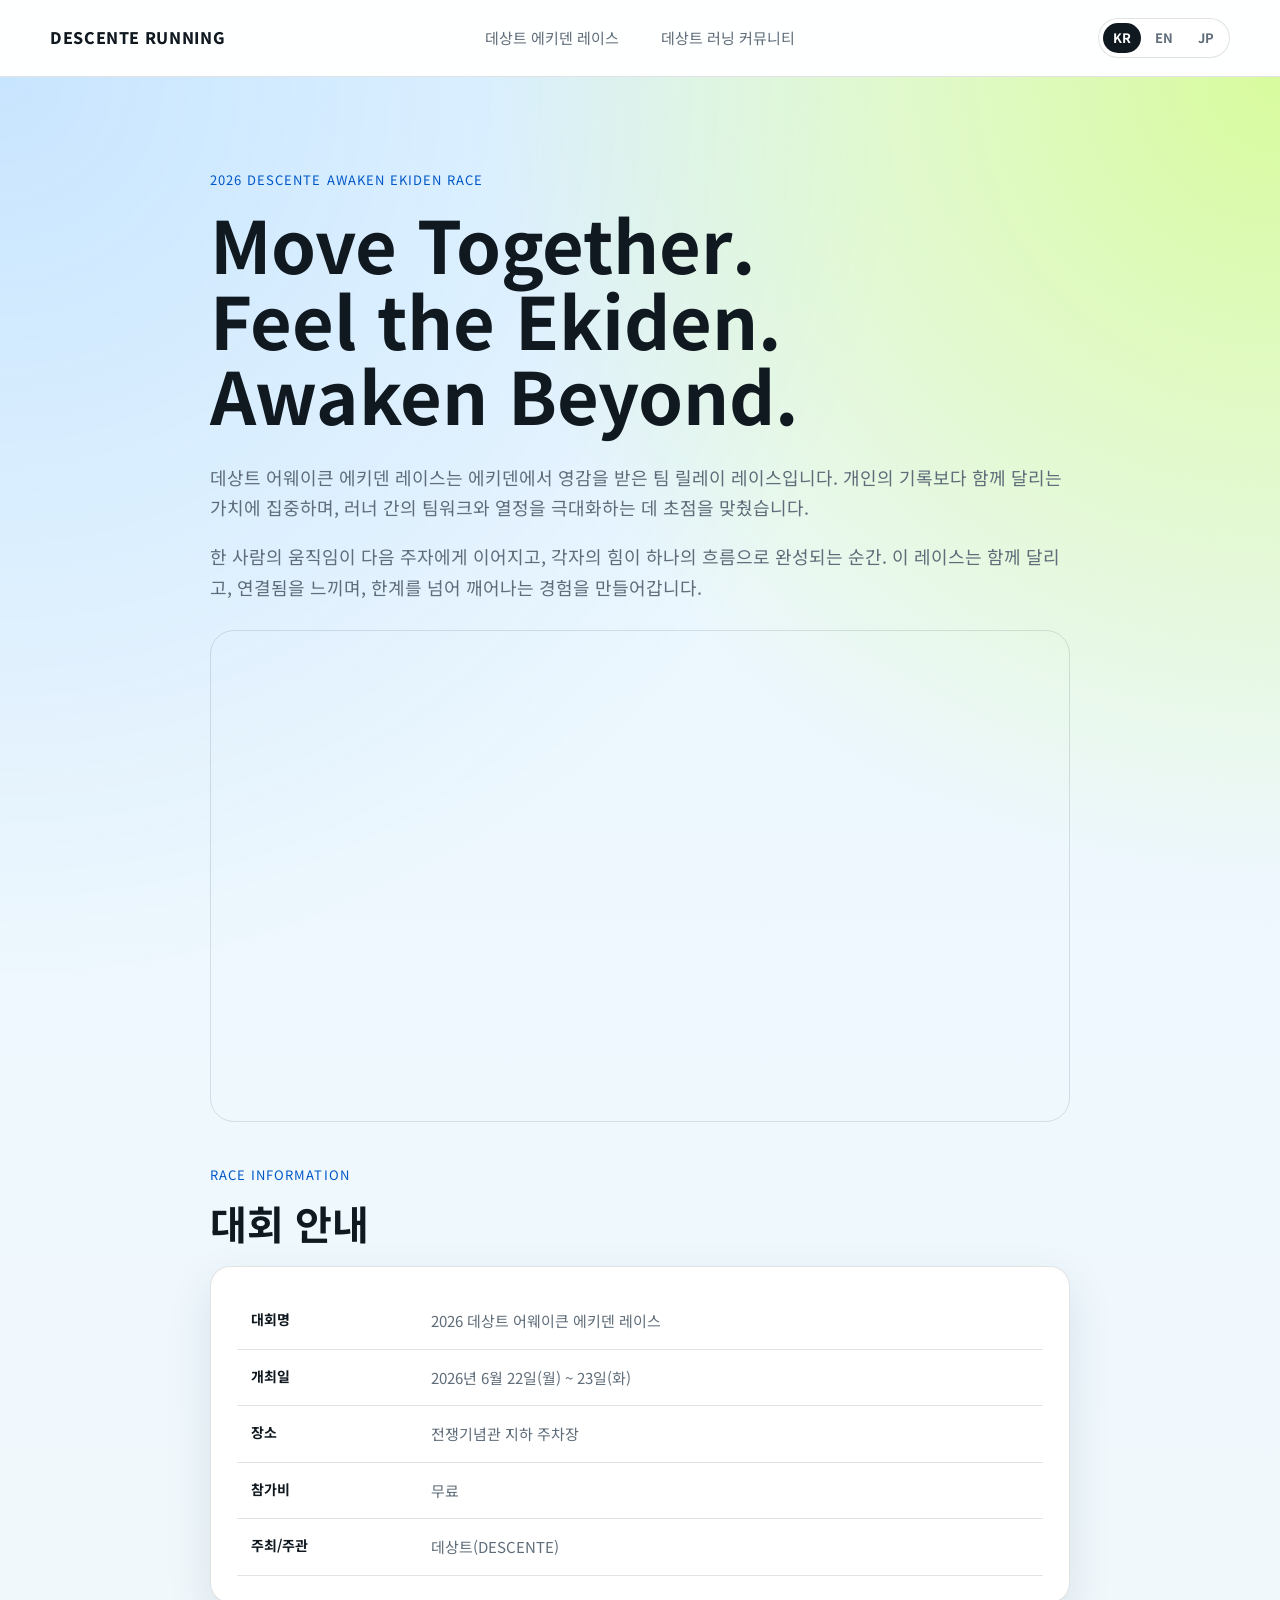
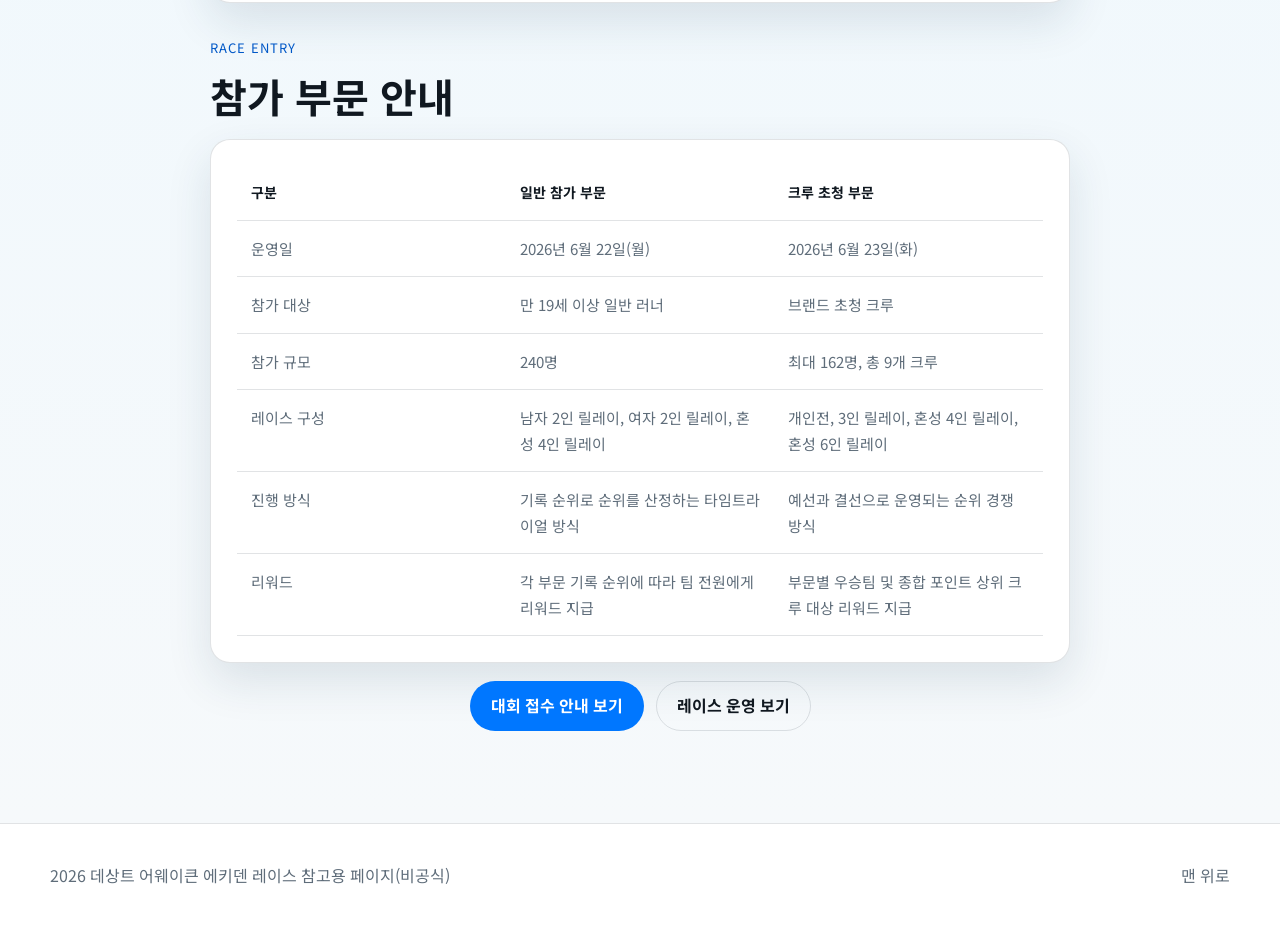
<file: index.html>
<!DOCTYPE html>
<html lang="ko">
<head>
  <meta charset="UTF-8" />
  <meta name="viewport" content="width=device-width, initial-scale=1.0" />
  <title>2026 데상트 어웨이큰 에키덴 레이스</title>
  <meta name="description" content="2026 데상트 어웨이큰 에키덴 레이스 참가자 안내 홈페이지" />
  <link rel="preconnect" href="https://fonts.googleapis.com">
  <link rel="preconnect" href="https://fonts.gstatic.com" crossorigin>
  <link href="https://fonts.googleapis.com/css2?family=Noto+Sans+KR:wght@400;500;700;800&display=swap" rel="stylesheet">
  <link rel="stylesheet" href="styles.css" />
</head>
<body>
  <header class="site-header">
    <div class="container nav-wrap">
      <a href="index.html" class="brand">DESCENTE RUNNING</a>
      <button class="menu-toggle" aria-label="메뉴 열기">☰</button>
      <nav class="global-nav">
        <div class="nav-item" data-dropdown>
          <a class="nav-parent" href="participation.html">데상트 에키덴 레이스</a>
          <div class="dropdown-menu">
            <a href="participation.html">참가 안내</a>
            <a href="race.html">레이스 운영</a>
            <a href="course.html">대회 코스</a>
            <a href="rules.html">규정</a>
            <a href="schedule.html">시간표</a>
            <a href="notice.html">유의 사항</a>
          </div>
        </div>
        <a href="drc.html">데상트 러닝 커뮤니티</a>
        <div class="language-switcher language-switcher-mobile" aria-label="언어 선택">
          <button type="button" data-lang="ko">KR</button>
          <button type="button" data-lang="en">EN</button>
          <button type="button" data-lang="ja">JP</button>
        </div>
      </nav>
      <div class="language-switcher language-switcher-desktop" aria-label="언어 선택">
        <button type="button" data-lang="ko">KR</button>
        <button type="button" data-lang="en">EN</button>
        <button type="button" data-lang="ja">JP</button>
      </div>
    </div>
  </header>

  <main id="top">
    <section id="about" class="section intro-section">
      <div class="container narrow">
        <div class="section-head">
          <p class="section-label">2026 DESCENTE AWAKEN EKIDEN RACE</p>
          <h1>Move Together.<br>Feel the Ekiden.<br>Awaken Beyond.</h1>
        </div>
        <p class="lead">
          데상트 어웨이큰 에키덴 레이스는 에키덴에서 영감을 받은 팀 릴레이 레이스입니다.
          개인의 기록보다 함께 달리는 가치에 집중하며, 러너 간의 팀워크와 열정을 극대화하는 데 초점을 맞췄습니다.
        </p>
        <p class="intro-copy">
          한 사람의 움직임이 다음 주자에게 이어지고, 각자의 힘이 하나의 흐름으로 완성되는 순간.
          이 레이스는 함께 달리고, 연결됨을 느끼며, 한계를 넘어 깨어나는 경험을 만들어갑니다.
        </p>
        <div class="video-wrap">
          <iframe src="https://www.youtube.com/embed/NzblMpAOwBk" title="대회 소개 영상" allowfullscreen></iframe>
        </div>
        <div class="section-head home-info-head">
          <p class="section-label">Race Information</p>
          <h2>대회 안내</h2>
        </div>
        <div class="table-card compact-table event-summary-table">
          <table>
            <tbody>
              <tr><th>대회명</th><td>2026 데상트 어웨이큰 에키덴 레이스</td></tr>
              <tr><th>개최일</th><td>2026년 6월 22일(월) ~ 23일(화)</td></tr>
              <tr><th>장소</th><td>전쟁기념관 지하 주차장</td></tr>
              <tr><th>참가비</th><td>무료</td></tr>
              <tr><th>주최/주관</th><td>데상트(DESCENTE)</td></tr>
            </tbody>
          </table>
        </div>
        <div class="home-division-head">
          <p class="section-label">Race Entry</p>
          <h3>참가 부문 안내</h3>
        </div>
        <div class="table-card scrollable division-table-desktop">
          <table>
            <thead>
              <tr><th>구분</th><th>일반 참가 부문</th><th>크루 초청 부문</th></tr>
            </thead>
            <tbody>
              <tr><td>운영일</td><td>2026년 6월 22일(월)</td><td>2026년 6월 23일(화)</td></tr>
              <tr><td>참가 대상</td><td>만 19세 이상 일반 러너</td><td>브랜드 초청 크루</td></tr>
              <tr><td>참가 규모</td><td>240명</td><td>최대 162명, 총 9개 크루</td></tr>
              <tr><td>레이스 구성</td><td>남자 2인 릴레이, 여자 2인 릴레이, 혼성 4인 릴레이</td><td>개인전, 3인 릴레이, 혼성 4인 릴레이, 혼성 6인 릴레이</td></tr>
              <tr><td>진행 방식</td><td>기록 순위로 순위를 산정하는 타임트라이얼 방식</td><td>예선과 결선으로 운영되는 순위 경쟁 방식</td></tr>
              <tr><td>리워드</td><td>각 부문 기록 순위에 따라 팀 전원에게 리워드 지급</td><td>부문별 우승팀 및 종합 포인트 상위 크루 대상 리워드 지급</td></tr>
            </tbody>
          </table>
        </div>
        <div class="division-table-mobile">
          <div class="table-card compact-table">
            <h3>일반 참가 부문</h3>
            <table>
              <tbody>
                <tr><th>운영일</th><td>2026년 6월 22일(월)</td></tr>
                <tr><th>참가 대상</th><td>만 19세 이상 일반 러너</td></tr>
                <tr><th>참가 규모</th><td>240명</td></tr>
                <tr><th>레이스 구성</th><td>남자 2인 릴레이, 여자 2인 릴레이, 혼성 4인 릴레이</td></tr>
                <tr><th>진행 방식</th><td>기록 순위로 순위를 산정하는 타임트라이얼 방식</td></tr>
                <tr><th>리워드</th><td>각 부문 기록 순위에 따라 팀 전원에게 리워드 지급</td></tr>
              </tbody>
            </table>
          </div>
          <div class="table-card compact-table">
            <h3>크루 초청 부문</h3>
            <table>
              <tbody>
                <tr><th>운영일</th><td>2026년 6월 23일(화)</td></tr>
                <tr><th>참가 대상</th><td>브랜드 초청 크루</td></tr>
                <tr><th>참가 규모</th><td>최대 162명, 총 9개 크루</td></tr>
                <tr><th>레이스 구성</th><td>개인전, 3인 릴레이, 혼성 4인 릴레이, 혼성 6인 릴레이</td></tr>
                <tr><th>진행 방식</th><td>예선과 결선으로 운영되는 순위 경쟁 방식</td></tr>
                <tr><th>리워드</th><td>부문별 우승팀 및 종합 포인트 상위 크루 대상 리워드 지급</td></tr>
              </tbody>
            </table>
          </div>
        </div>
        <div class="home-info-actions">
          <a class="btn primary" href="participation.html">대회 접수 안내 보기</a>
          <a class="btn ghost" href="race.html">레이스 운영 보기</a>
        </div>
      </div>
    </section>
  </main>

  <footer class="site-footer">
    <div class="container footer-wrap">
      <p>2026 데상트 어웨이큰 에키덴 레이스 참고용 페이지(비공식)</p>
      <a href="#top">맨 위로</a>
    </div>
  </footer>

  <script src="script.js"></script>
</body>
</html>
</file>
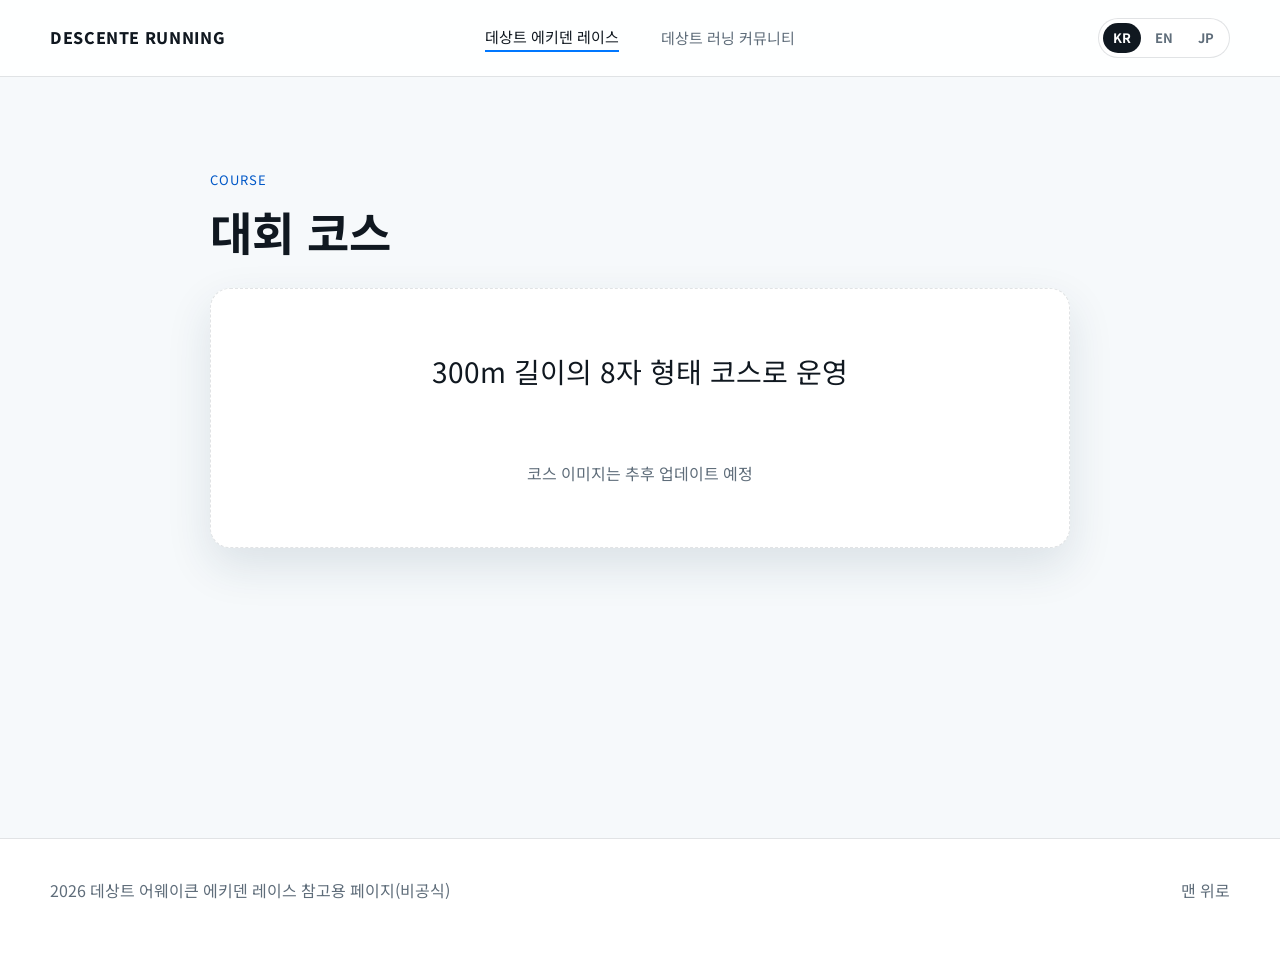
<file: course.html>
<!DOCTYPE html>
<html lang="ko">
<head>
  <meta charset="UTF-8" />
  <meta name="viewport" content="width=device-width, initial-scale=1.0" />
  <title>대회 코스 | 2026 데상트 어웨이큰 에키덴 레이스</title>
  <meta name="description" content="2026 데상트 어웨이큰 에키덴 레이스 대회 코스 안내" />
  <link rel="preconnect" href="https://fonts.googleapis.com">
  <link rel="preconnect" href="https://fonts.gstatic.com" crossorigin>
  <link href="https://fonts.googleapis.com/css2?family=Noto+Sans+KR:wght@400;500;700;800&display=swap" rel="stylesheet">
  <link rel="stylesheet" href="styles.css" />
</head>
<body>
  <header class="site-header">
    <div class="container nav-wrap">
      <a href="index.html" class="brand">DESCENTE RUNNING</a>
      <button class="menu-toggle" aria-label="메뉴 열기">☰</button>
      <nav class="global-nav">
        <div class="nav-item" data-dropdown>
          <a class="nav-parent active" href="participation.html">데상트 에키덴 레이스</a>
          <div class="dropdown-menu">
            <a href="participation.html">참가 안내</a>
            <a href="race.html">레이스 운영</a>
            <a class="active" href="course.html">대회 코스</a>
            <a href="rules.html">규정</a>
            <a href="schedule.html">시간표</a>
            <a href="notice.html">유의 사항</a>
          </div>
        </div>
        <a href="drc.html">데상트 러닝 커뮤니티</a>
        <div class="language-switcher language-switcher-mobile" aria-label="언어 선택">
          <button type="button" data-lang="ko">KR</button>
          <button type="button" data-lang="en">EN</button>
          <button type="button" data-lang="ja">JP</button>
        </div>
      </nav>
      <div class="language-switcher language-switcher-desktop" aria-label="언어 선택">
        <button type="button" data-lang="ko">KR</button>
        <button type="button" data-lang="en">EN</button>
        <button type="button" data-lang="ja">JP</button>
      </div>
    </div>
  </header>

  <main id="top">
    <section class="section page-section">
      <div class="container narrow">
        <div class="section-head">
          <p class="section-label">Course</p>
          <h1>대회 코스</h1>
        </div>
        <div class="course-placeholder">
          <p>300m 길이의 8자 형태 코스로 운영</p>
          <span>코스 이미지는 추후 업데이트 예정</span>
        </div>
      </div>
    </section>
  </main>

  <footer class="site-footer">
    <div class="container footer-wrap">
      <p>2026 데상트 어웨이큰 에키덴 레이스 참고용 페이지(비공식)</p>
      <a href="#top">맨 위로</a>
    </div>
  </footer>

  <script src="script.js"></script>
</body>
</html>
</file>
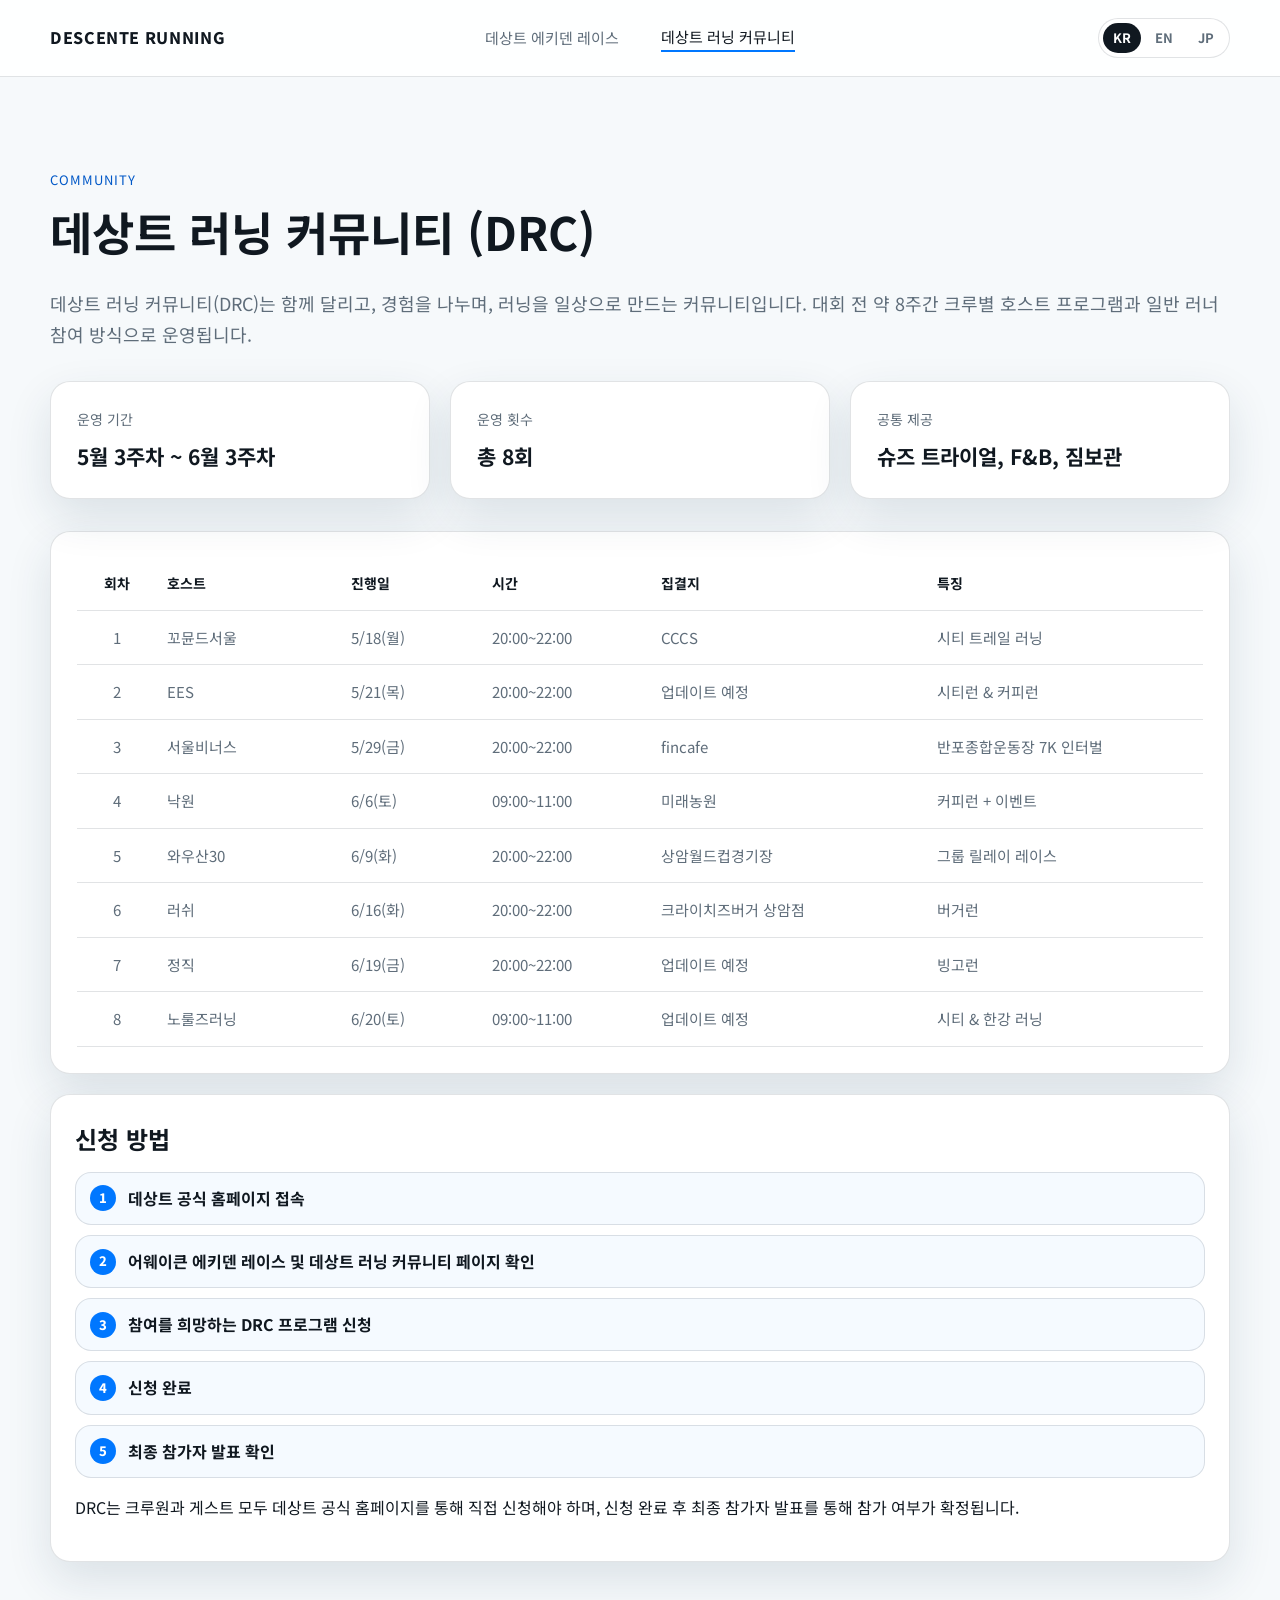
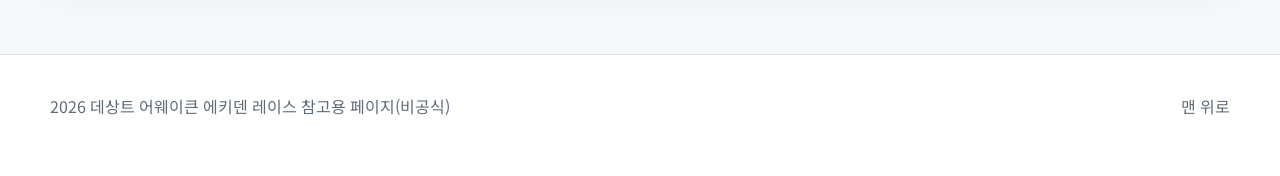
<file: drc.html>
<!DOCTYPE html>
<html lang="ko">
<head>
  <meta charset="UTF-8" />
  <meta name="viewport" content="width=device-width, initial-scale=1.0" />
  <title>DRC | 2026 데상트 어웨이큰 에키덴 레이스</title>
  <meta name="description" content="데상트 러닝 커뮤니티 DRC 안내" />
  <link rel="preconnect" href="https://fonts.googleapis.com">
  <link rel="preconnect" href="https://fonts.gstatic.com" crossorigin>
  <link href="https://fonts.googleapis.com/css2?family=Noto+Sans+KR:wght@400;500;700;800&display=swap" rel="stylesheet">
  <link rel="stylesheet" href="styles.css" />
</head>
<body>
  <header class="site-header">
    <div class="container nav-wrap">
      <a href="index.html" class="brand">DESCENTE RUNNING</a>
      <button class="menu-toggle" aria-label="메뉴 열기">☰</button>
      <nav class="global-nav">
        <div class="nav-item" data-dropdown>
          <a class="nav-parent" href="participation.html">데상트 에키덴 레이스</a>
          <div class="dropdown-menu">
            <a href="participation.html">참가 안내</a>
            <a href="race.html">레이스 운영</a>
            <a href="course.html">대회 코스</a>
            <a href="rules.html">규정</a>
            <a href="schedule.html">시간표</a>
            <a href="notice.html">유의 사항</a>
          </div>
        </div>
        <a class="active" href="drc.html">데상트 러닝 커뮤니티</a>
        <div class="language-switcher language-switcher-mobile" aria-label="언어 선택">
          <button type="button" data-lang="ko">KR</button>
          <button type="button" data-lang="en">EN</button>
          <button type="button" data-lang="ja">JP</button>
        </div>
      </nav>
      <div class="language-switcher language-switcher-desktop" aria-label="언어 선택">
        <button type="button" data-lang="ko">KR</button>
        <button type="button" data-lang="en">EN</button>
        <button type="button" data-lang="ja">JP</button>
      </div>
    </div>
  </header>

  <main id="top">
    <section class="section page-section">
      <div class="container">
        <div class="section-head">
          <p class="section-label">Community</p>
          <h1>데상트 러닝 커뮤니티 (DRC)</h1>
        </div>
        <p class="section-desc">
          데상트 러닝 커뮤니티(DRC)는 함께 달리고, 경험을 나누며, 러닝을 일상으로 만드는 커뮤니티입니다.
          대회 전 약 8주간 크루별 호스트 프로그램과 일반 러너 참여 방식으로 운영됩니다.
        </p>
        <div class="card-grid three top-gap">
          <article class="info-card"><span>운영 기간</span><strong>5월 3주차 ~ 6월 3주차</strong></article>
          <article class="info-card"><span>운영 횟수</span><strong>총 8회</strong></article>
          <article class="info-card"><span>공통 제공</span><strong>슈즈 트라이얼, F&B, 짐보관</strong></article>
        </div>
        <div class="table-card scrollable top-gap drc-program-table">
          <table>
            <thead><tr><th>회차</th><th>호스트</th><th>진행일</th><th>시간</th><th>집결지</th><th>특징</th></tr></thead>
            <tbody>
              <tr><td>1</td><td>꼬뮨드서울</td><td>5/18(월)</td><td>20:00~22:00</td><td>CCCS</td><td>시티 트레일 러닝</td></tr>
              <tr><td>2</td><td>EES</td><td>5/21(목)</td><td>20:00~22:00</td><td>업데이트 예정</td><td>시티런 & 커피런</td></tr>
              <tr><td>3</td><td>서울비너스</td><td>5/29(금)</td><td>20:00~22:00</td><td>fincafe</td><td>반포종합운동장 7K 인터벌</td></tr>
              <tr><td>4</td><td>낙원</td><td>6/6(토)</td><td>09:00~11:00</td><td>미래농원</td><td>커피런 + 이벤트</td></tr>
              <tr><td>5</td><td>와우산30</td><td>6/9(화)</td><td>20:00~22:00</td><td>상암월드컵경기장</td><td>그룹 릴레이 레이스</td></tr>
              <tr><td>6</td><td>러쉬</td><td>6/16(화)</td><td>20:00~22:00</td><td>크라이치즈버거 상암점</td><td>버거런</td></tr>
              <tr><td>7</td><td>정직</td><td>6/19(금)</td><td>20:00~22:00</td><td>업데이트 예정</td><td>빙고런</td></tr>
              <tr><td>8</td><td>노룰즈러닝</td><td>6/20(토)</td><td>09:00~11:00</td><td>업데이트 예정</td><td>시티 & 한강 러닝</td></tr>
            </tbody>
          </table>
        </div>
        <div class="notice-box compact application-box">
          <h3>신청 방법</h3>
          <ol class="application-steps">
            <li>데상트 공식 홈페이지 접속</li>
            <li>어웨이큰 에키덴 레이스 및 데상트 러닝 커뮤니티 페이지 확인</li>
            <li>참여를 희망하는 DRC 프로그램 신청</li>
            <li>신청 완료</li>
            <li>최종 참가자 발표 확인</li>
          </ol>
          <p>DRC는 크루원과 게스트 모두 데상트 공식 홈페이지를 통해 직접 신청해야 하며, 신청 완료 후 최종 참가자 발표를 통해 참가 여부가 확정됩니다.</p>
        </div>
      </div>
    </section>
  </main>

  <footer class="site-footer">
    <div class="container footer-wrap">
      <p>2026 데상트 어웨이큰 에키덴 레이스 참고용 페이지(비공식)</p>
      <a href="#top">맨 위로</a>
    </div>
  </footer>

  <script src="script.js"></script>
</body>
</html>
</file>
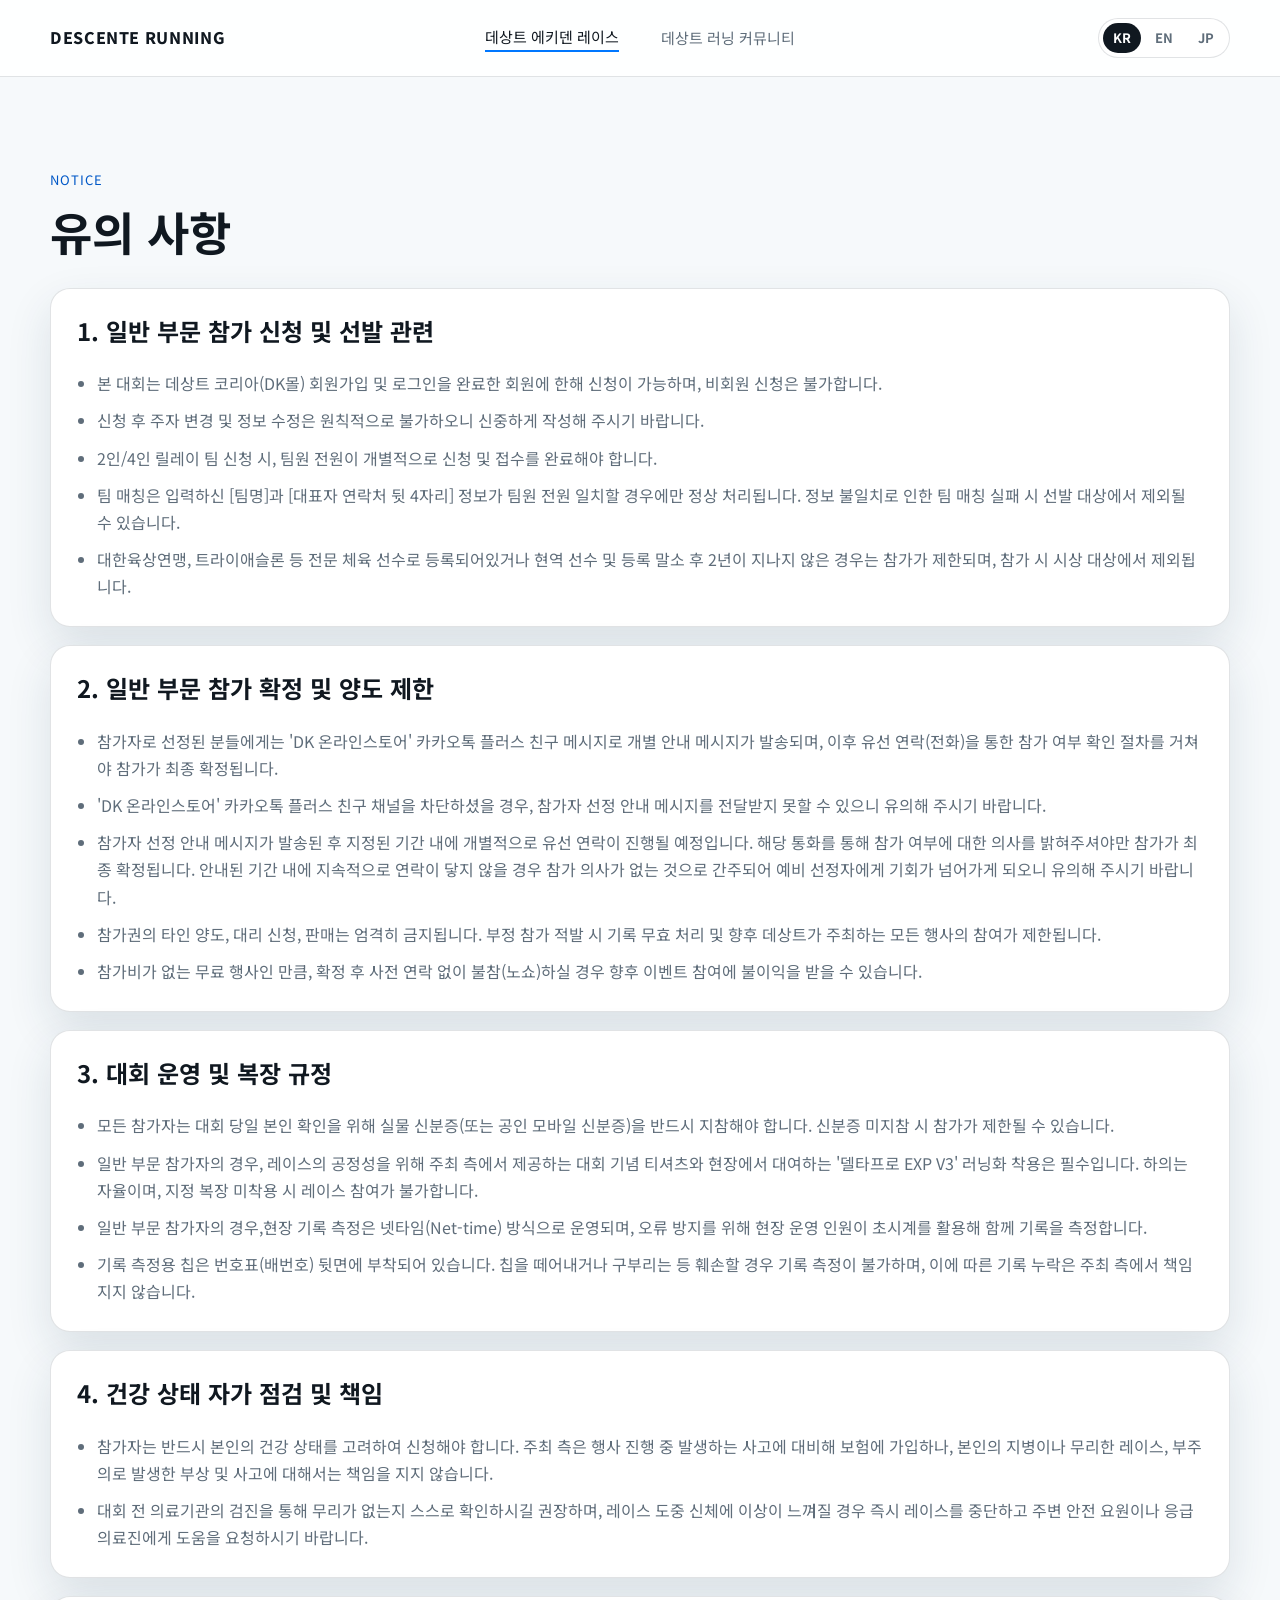
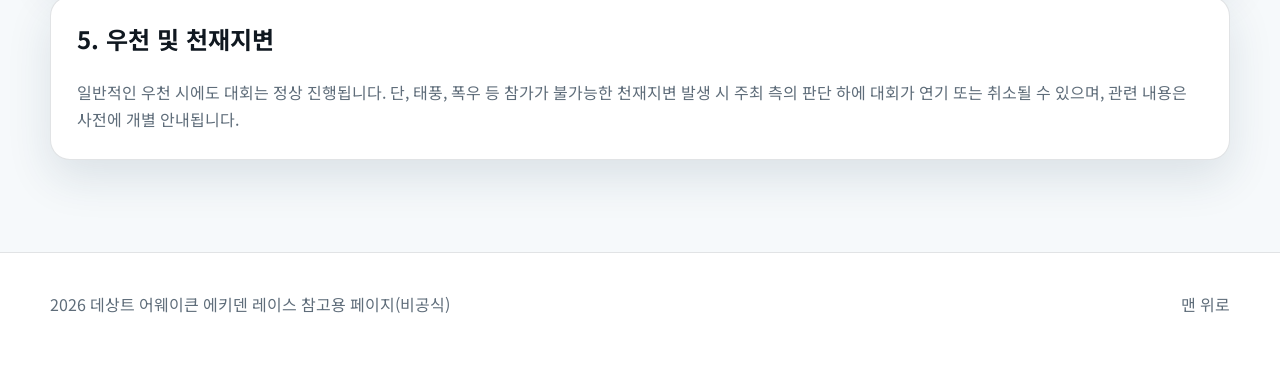
<file: notice.html>
<!DOCTYPE html>
<html lang="ko">
<head>
  <meta charset="UTF-8" />
  <meta name="viewport" content="width=device-width, initial-scale=1.0" />
  <title>유의 사항 | 2026 데상트 어웨이큰 에키덴 레이스</title>
  <meta name="description" content="2026 데상트 어웨이큰 에키덴 레이스 유의 사항" />
  <link rel="preconnect" href="https://fonts.googleapis.com">
  <link rel="preconnect" href="https://fonts.gstatic.com" crossorigin>
  <link href="https://fonts.googleapis.com/css2?family=Noto+Sans+KR:wght@400;500;700;800&display=swap" rel="stylesheet">
  <link rel="stylesheet" href="styles.css" />
</head>
<body>
  <header class="site-header">
    <div class="container nav-wrap">
      <a href="index.html" class="brand">DESCENTE RUNNING</a>
      <button class="menu-toggle" aria-label="메뉴 열기">☰</button>
      <nav class="global-nav">
        <div class="nav-item" data-dropdown>
          <a class="nav-parent active" href="participation.html">데상트 에키덴 레이스</a>
          <div class="dropdown-menu">
            <a href="participation.html">참가 안내</a>
            <a href="race.html">레이스 운영</a>
            <a href="course.html">대회 코스</a>
            <a href="rules.html">규정</a>
            <a href="schedule.html">시간표</a>
            <a class="active" href="notice.html">유의 사항</a>
          </div>
        </div>
        <a href="drc.html">데상트 러닝 커뮤니티</a>
        <div class="language-switcher language-switcher-mobile" aria-label="언어 선택">
          <button type="button" data-lang="ko">KR</button>
          <button type="button" data-lang="en">EN</button>
          <button type="button" data-lang="ja">JP</button>
        </div>
      </nav>
      <div class="language-switcher language-switcher-desktop" aria-label="언어 선택">
        <button type="button" data-lang="ko">KR</button>
        <button type="button" data-lang="en">EN</button>
        <button type="button" data-lang="ja">JP</button>
      </div>
    </div>
  </header>

  <main id="top">
    <section class="section page-section">
      <div class="container">
        <div class="section-head">
          <p class="section-label">Notice</p>
          <h1>유의 사항</h1>
        </div>
        <div class="notice-stack">
          <article class="detail-card">
            <h3>1. 일반 부문 참가 신청 및 선발 관련</h3>
            <ul>
              <li>본 대회는 데상트 코리아(DK몰) 회원가입 및 로그인을 완료한 회원에 한해 신청이 가능하며, 비회원 신청은 불가합니다.</li>
              <li>신청 후 주자 변경 및 정보 수정은 원칙적으로 불가하오니 신중하게 작성해 주시기 바랍니다.</li>
              <li>2인/4인 릴레이 팀 신청 시, 팀원 전원이 개별적으로 신청 및 접수를 완료해야 합니다.</li>
              <li>팀 매칭은 입력하신 [팀명]과 [대표자 연락처 뒷 4자리] 정보가 팀원 전원 일치할 경우에만 정상 처리됩니다. 정보 불일치로 인한 팀 매칭 실패 시 선발 대상에서 제외될 수 있습니다.</li>
              <li>대한육상연맹, 트라이애슬론 등 전문 체육 선수로 등록되어있거나 현역 선수 및 등록 말소 후 2년이 지나지 않은 경우는 참가가 제한되며, 참가 시 시상 대상에서 제외됩니다.</li>
            </ul>
          </article>

          <article class="detail-card">
            <h3>2. 일반 부문 참가 확정 및 양도 제한</h3>
            <ul>
              <li>참가자로 선정된 분들에게는 'DK 온라인스토어' 카카오톡 플러스 친구 메시지로 개별 안내 메시지가 발송되며, 이후 유선 연락(전화)을 통한 참가 여부 확인 절차를 거쳐야 참가가 최종 확정됩니다.</li>
              <li>'DK 온라인스토어' 카카오톡 플러스 친구 채널을 차단하셨을 경우, 참가자 선정 안내 메시지를 전달받지 못할 수 있으니 유의해 주시기 바랍니다.</li>
              <li>참가자 선정 안내 메시지가 발송된 후 지정된 기간 내에 개별적으로 유선 연락이 진행될 예정입니다. 해당 통화를 통해 참가 여부에 대한 의사를 밝혀주셔야만 참가가 최종 확정됩니다. 안내된 기간 내에 지속적으로 연락이 닿지 않을 경우 참가 의사가 없는 것으로 간주되어 예비 선정자에게 기회가 넘어가게 되오니 유의해 주시기 바랍니다.</li>
              <li>참가권의 타인 양도, 대리 신청, 판매는 엄격히 금지됩니다. 부정 참가 적발 시 기록 무효 처리 및 향후 데상트가 주최하는 모든 행사의 참여가 제한됩니다.</li>
              <li>참가비가 없는 무료 행사인 만큼, 확정 후 사전 연락 없이 불참(노쇼)하실 경우 향후 이벤트 참여에 불이익을 받을 수 있습니다.</li>
            </ul>
          </article>

          <article class="detail-card">
            <h3>3. 대회 운영 및 복장 규정</h3>
            <ul>
              <li>모든 참가자는 대회 당일 본인 확인을 위해 실물 신분증(또는 공인 모바일 신분증)을 반드시 지참해야 합니다. 신분증 미지참 시 참가가 제한될 수 있습니다.</li>
              <li>일반 부문 참가자의 경우, 레이스의 공정성을 위해 주최 측에서 제공하는 대회 기념 티셔츠와 현장에서 대여하는 '델타프로 EXP V3' 러닝화 착용은 필수입니다. 하의는 자율이며, 지정 복장 미착용 시 레이스 참여가 불가합니다.</li>
              <li>일반 부문 참가자의 경우,현장 기록 측정은 넷타임(Net-time) 방식으로 운영되며, 오류 방지를 위해 현장 운영 인원이 초시계를 활용해 함께 기록을 측정합니다.</li>
              <li>기록 측정용 칩은 번호표(배번호) 뒷면에 부착되어 있습니다. 칩을 떼어내거나 구부리는 등 훼손할 경우 기록 측정이 불가하며, 이에 따른 기록 누락은 주최 측에서 책임지지 않습니다.</li>
            </ul>
          </article>

          <article class="detail-card">
            <h3>4. 건강 상태 자가 점검 및 책임</h3>
            <ul>
              <li>참가자는 반드시 본인의 건강 상태를 고려하여 신청해야 합니다. 주최 측은 행사 진행 중 발생하는 사고에 대비해 보험에 가입하나, 본인의 지병이나 무리한 레이스, 부주의로 발생한 부상 및 사고에 대해서는 책임을 지지 않습니다.</li>
              <li>대회 전 의료기관의 검진을 통해 무리가 없는지 스스로 확인하시길 권장하며, 레이스 도중 신체에 이상이 느껴질 경우 즉시 레이스를 중단하고 주변 안전 요원이나 응급 의료진에게 도움을 요청하시기 바랍니다.</li>
            </ul>
          </article>

          <article class="detail-card">
            <h3>5. 우천 및 천재지변</h3>
            <p>일반적인 우천 시에도 대회는 정상 진행됩니다. 단, 태풍, 폭우 등 참가가 불가능한 천재지변 발생 시 주최 측의 판단 하에 대회가 연기 또는 취소될 수 있으며, 관련 내용은 사전에 개별 안내됩니다.</p>
          </article>
        </div>
      </div>
    </section>
  </main>

  <footer class="site-footer">
    <div class="container footer-wrap">
      <p>2026 데상트 어웨이큰 에키덴 레이스 참고용 페이지(비공식)</p>
      <a href="#top">맨 위로</a>
    </div>
  </footer>

  <script src="script.js"></script>
</body>
</html>
</file>
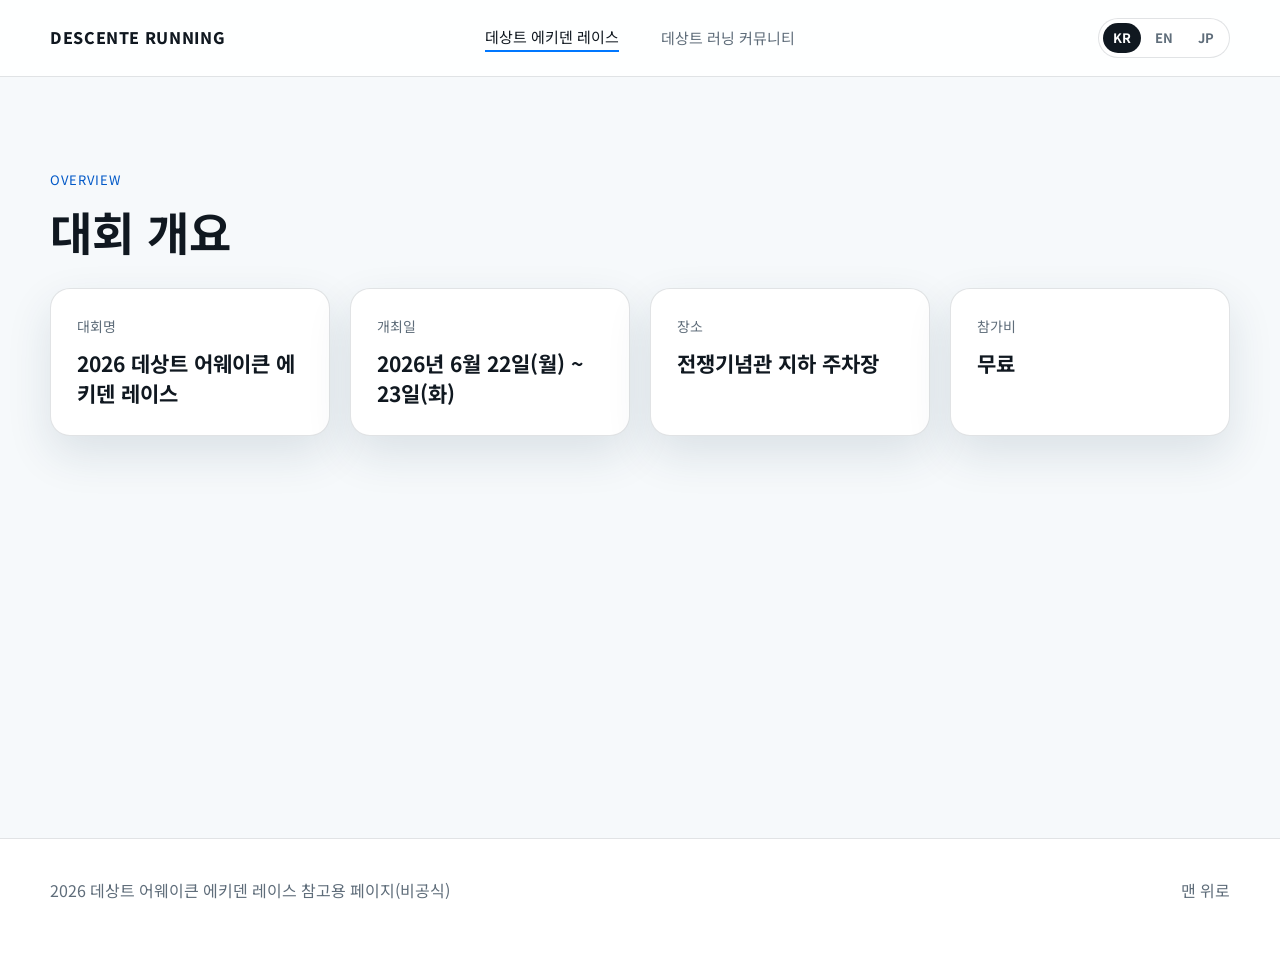
<file: overview.html>
<!DOCTYPE html>
<html lang="ko">
<head>
  <meta charset="UTF-8" />
  <meta name="viewport" content="width=device-width, initial-scale=1.0" />
  <title>대회 개요 | 2026 데상트 어웨이큰 에키덴 레이스</title>
  <meta name="description" content="2026 데상트 어웨이큰 에키덴 레이스 대회 개요" />
  <link rel="preconnect" href="https://fonts.googleapis.com">
  <link rel="preconnect" href="https://fonts.gstatic.com" crossorigin>
  <link href="https://fonts.googleapis.com/css2?family=Noto+Sans+KR:wght@400;500;700;800&display=swap" rel="stylesheet">
  <link rel="stylesheet" href="styles.css" />
</head>
<body>
  <header class="site-header">
    <div class="container nav-wrap">
      <a href="index.html" class="brand">DESCENTE RUNNING</a>
      <button class="menu-toggle" aria-label="메뉴 열기">☰</button>
      <nav class="global-nav">
        <div class="nav-item" data-dropdown>
          <a class="nav-parent active" href="participation.html">데상트 에키덴 레이스</a>
          <div class="dropdown-menu">
            <a href="participation.html">참가 안내</a>
            <a href="race.html">레이스 운영</a>
            <a href="course.html">대회 코스</a>
            <a href="rules.html">규정</a>
            <a href="schedule.html">시간표</a>
            <a href="notice.html">유의 사항</a>
          </div>
        </div>
        <a href="drc.html">데상트 러닝 커뮤니티</a>
        <div class="language-switcher language-switcher-mobile" aria-label="언어 선택">
          <button type="button" data-lang="ko">KR</button>
          <button type="button" data-lang="en">EN</button>
          <button type="button" data-lang="ja">JP</button>
        </div>
      </nav>
      <div class="language-switcher language-switcher-desktop" aria-label="언어 선택">
        <button type="button" data-lang="ko">KR</button>
        <button type="button" data-lang="en">EN</button>
        <button type="button" data-lang="ja">JP</button>
      </div>
    </div>
  </header>

  <main id="top">
    <section class="section page-section">
      <div class="container">
        <div class="section-head">
          <p class="section-label">Overview</p>
          <h1>대회 개요</h1>
        </div>
        <div class="card-grid four">
          <article class="info-card"><span>대회명</span><strong>2026 데상트 어웨이큰 에키덴 레이스</strong></article>
          <article class="info-card"><span>개최일</span><strong>2026년 6월 22일(월) ~ 23일(화)</strong></article>
          <article class="info-card"><span>장소</span><strong>전쟁기념관 지하 주차장</strong></article>
          <article class="info-card"><span>참가비</span><strong>무료</strong></article>
        </div>
      </div>
    </section>
  </main>

  <footer class="site-footer">
    <div class="container footer-wrap">
      <p>2026 데상트 어웨이큰 에키덴 레이스 참고용 페이지(비공식)</p>
      <a href="#top">맨 위로</a>
    </div>
  </footer>

  <script src="script.js"></script>
</body>
</html>
</file>
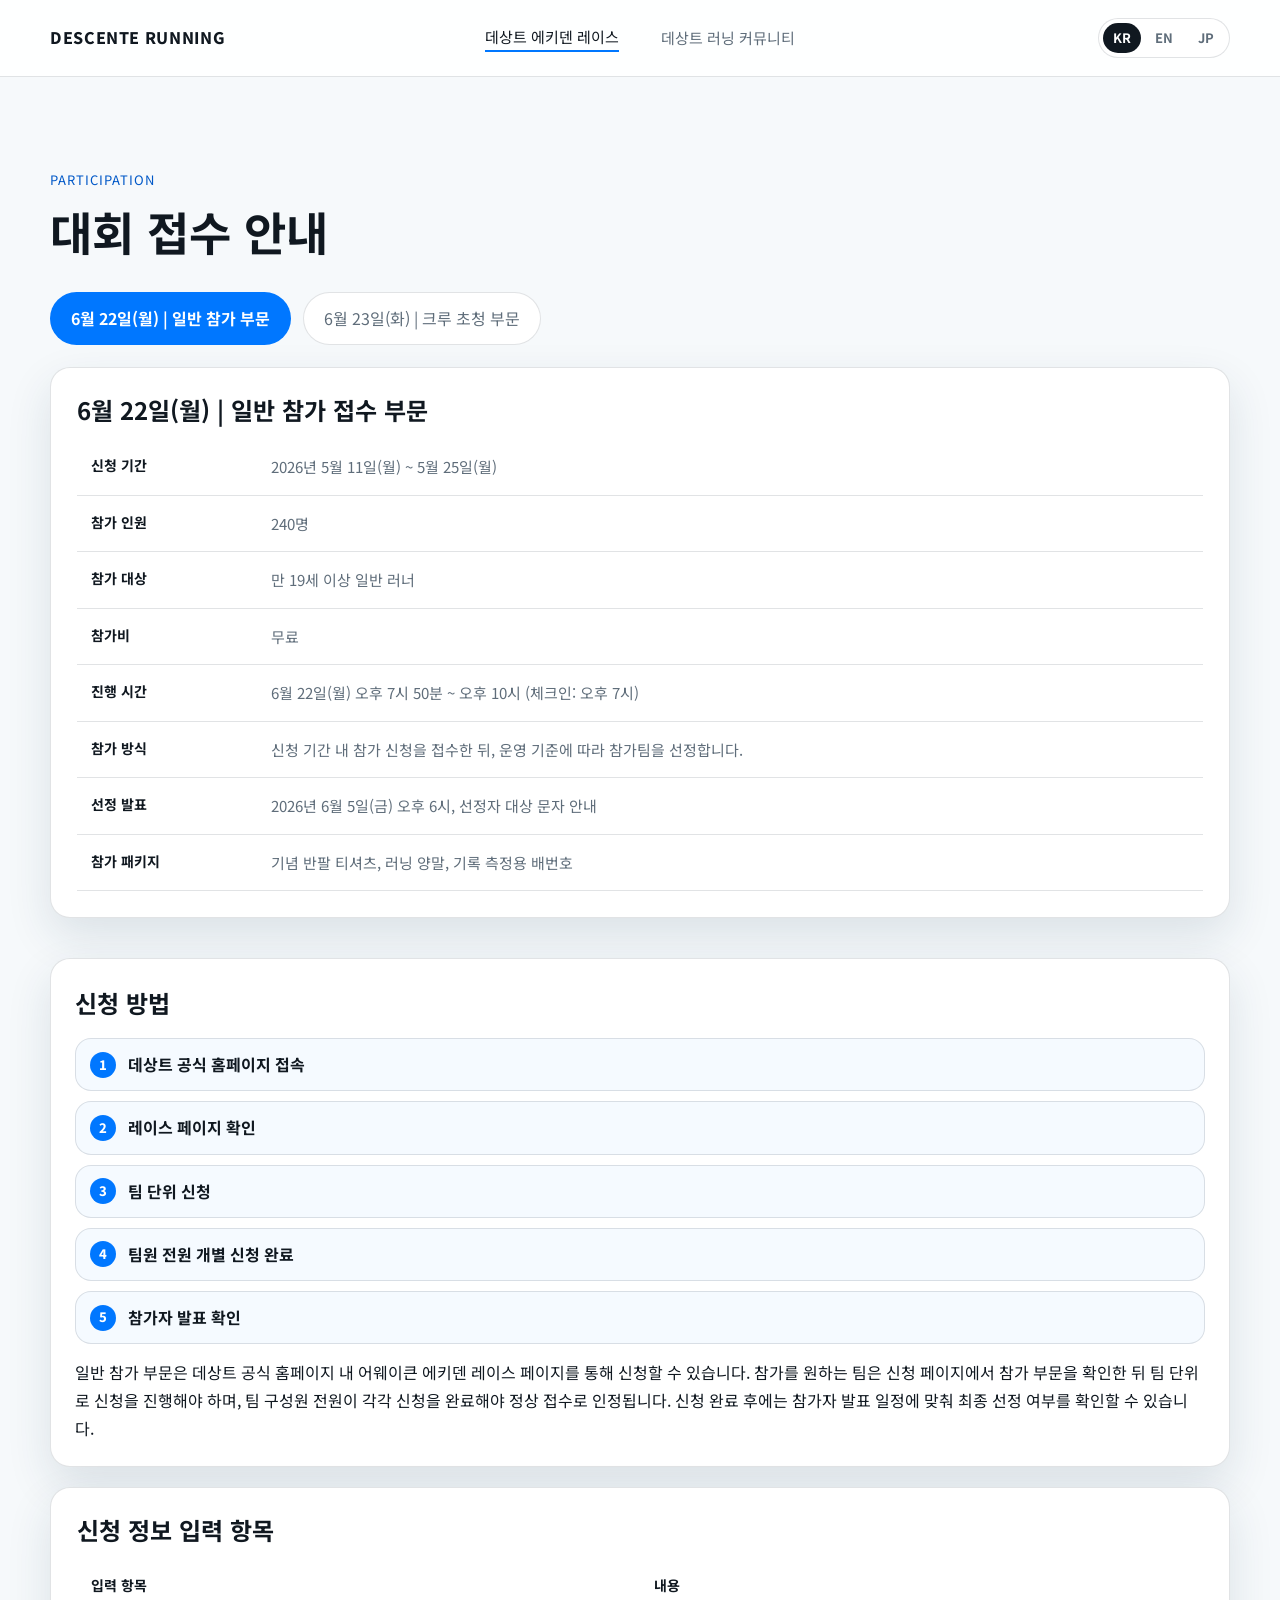
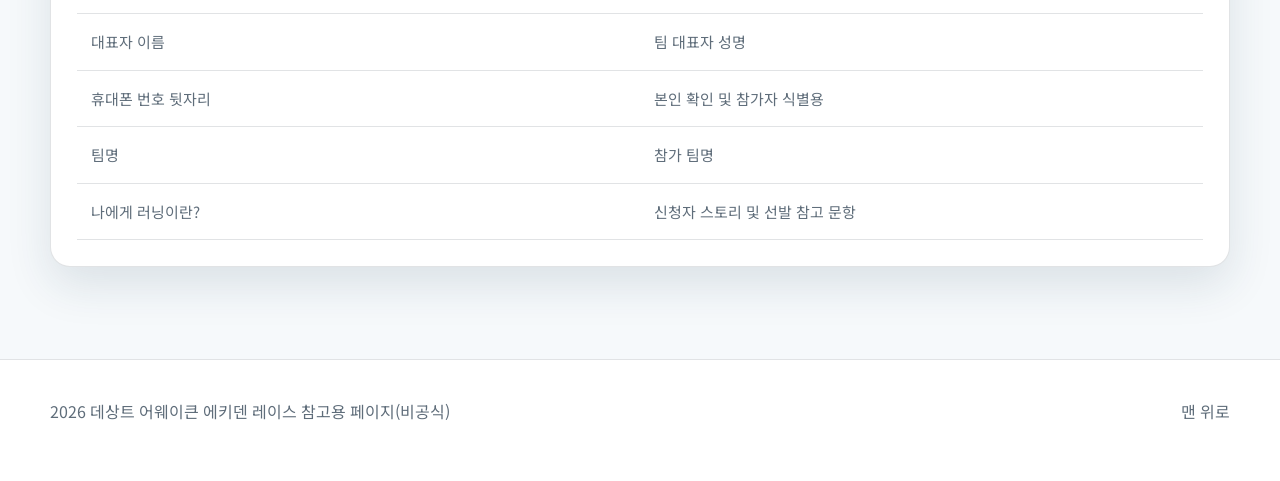
<file: participation.html>
<!DOCTYPE html>
<html lang="ko">
<head>
  <meta charset="UTF-8" />
  <meta name="viewport" content="width=device-width, initial-scale=1.0" />
  <title>참가 안내 | 2026 데상트 어웨이큰 에키덴 레이스</title>
  <meta name="description" content="2026 데상트 어웨이큰 에키덴 레이스 참가 안내" />
  <link rel="preconnect" href="https://fonts.googleapis.com">
  <link rel="preconnect" href="https://fonts.gstatic.com" crossorigin>
  <link href="https://fonts.googleapis.com/css2?family=Noto+Sans+KR:wght@400;500;700;800&display=swap" rel="stylesheet">
  <link rel="stylesheet" href="styles.css" />
</head>
<body>
  <header class="site-header">
    <div class="container nav-wrap">
      <a href="index.html" class="brand">DESCENTE RUNNING</a>
      <button class="menu-toggle" aria-label="메뉴 열기">☰</button>
      <nav class="global-nav">
        <div class="nav-item" data-dropdown>
          <a class="nav-parent active" href="participation.html">데상트 에키덴 레이스</a>
          <div class="dropdown-menu">
            <a class="active" href="participation.html">참가 안내</a>
            <a href="race.html">레이스 운영</a>
            <a href="course.html">대회 코스</a>
            <a href="rules.html">규정</a>
            <a href="schedule.html">시간표</a>
            <a href="notice.html">유의 사항</a>
          </div>
        </div>
        <a href="drc.html">데상트 러닝 커뮤니티</a>
        <div class="language-switcher language-switcher-mobile" aria-label="언어 선택">
          <button type="button" data-lang="ko">KR</button>
          <button type="button" data-lang="en">EN</button>
          <button type="button" data-lang="ja">JP</button>
        </div>
      </nav>
      <div class="language-switcher language-switcher-desktop" aria-label="언어 선택">
        <button type="button" data-lang="ko">KR</button>
        <button type="button" data-lang="en">EN</button>
        <button type="button" data-lang="ja">JP</button>
      </div>
    </div>
  </header>

  <main id="top">
    <section class="section page-section participation-page">
      <div class="container">
        <div class="section-head">
          <p class="section-label">Participation</p>
          <h1>대회 접수 안내</h1>
        </div>
        <div class="tabs" data-tabs>
          <div class="tab-buttons">
            <button class="tab-btn active" data-tab="general-day">6월 22일(월) | 일반 참가 부문</button>
            <button class="tab-btn" data-tab="crew-day">6월 23일(화) | 크루 초청 부문</button>
          </div>

          <div id="general-day" class="tab-panel active">
            <div class="table-card compact-table">
              <h3>6월 22일(월) | 일반 참가 접수 부문</h3>
              <table>
                <tbody>
                  <tr><th>신청 기간</th><td>2026년 5월 11일(월) ~ 5월 25일(월)</td></tr>
                  <tr><th>참가 인원</th><td>240명</td></tr>
                  <tr><th>참가 대상</th><td>만 19세 이상 일반 러너</td></tr>
                  <tr><th>참가비</th><td>무료</td></tr>
                  <tr><th>진행 시간</th><td>6월 22일(월) 오후 7시 50분 ~ 오후 10시 (체크인: 오후 7시)</td></tr>
                  <tr><th>참가 방식</th><td>신청 기간 내 참가 신청을 접수한 뒤, 운영 기준에 따라 참가팀을 선정합니다.</td></tr>
                  <tr><th>선정 발표</th><td>2026년 6월 5일(금) 오후 6시, 선정자 대상 문자 안내</td></tr>
                  <tr><th>참가 패키지</th><td>기념 반팔 티셔츠, 러닝 양말, 기록 측정용 배번호</td></tr>
                </tbody>
              </table>
            </div>
            <div class="notice-box compact application-box">
              <h3>신청 방법</h3>
              <ol class="application-steps">
                <li>데상트 공식 홈페이지 접속</li>
                <li>레이스 페이지 확인</li>
                <li>팀 단위 신청</li>
                <li>팀원 전원 개별 신청 완료</li>
                <li>참가자 발표 확인</li>
              </ol>
              <p>일반 참가 부문은 데상트 공식 홈페이지 내 어웨이큰 에키덴 레이스 페이지를 통해 신청할 수 있습니다. 참가를 원하는 팀은 신청 페이지에서 참가 부문을 확인한 뒤 팀 단위로 신청을 진행해야 하며, 팀 구성원 전원이 각각 신청을 완료해야 정상 접수로 인정됩니다. 신청 완료 후에는 참가자 발표 일정에 맞춰 최종 선정 여부를 확인할 수 있습니다.</p>
            </div>
            <div class="table-card scrollable">
              <h3>신청 정보 입력 항목</h3>
              <table>
                <thead><tr><th>입력 항목</th><th>내용</th></tr></thead>
                <tbody>
                  <tr><td>대표자 이름</td><td>팀 대표자 성명</td></tr>
                  <tr><td>휴대폰 번호 뒷자리</td><td>본인 확인 및 참가자 식별용</td></tr>
                  <tr><td>팀명</td><td>참가 팀명</td></tr>
                  <tr><td>나에게 러닝이란?</td><td>신청자 스토리 및 선발 참고 문항</td></tr>
                </tbody>
              </table>
            </div>
          </div>

          <div id="crew-day" class="tab-panel">
            <div class="table-card compact-table">
              <h3>6월 23일(화) | 크루 초청 부문</h3>
              <table>
                <tbody>
                  <tr><th>신청 기간</th><td>2026년 4월 24일(금) ~ 5월 5일(화)</td></tr>
                  <tr><th>참가 인원</th><td>최대 162명</td></tr>
                  <tr><th>참가 대상</th><td>초청 크루</td></tr>
                  <tr><th>참가비</th><td>무료</td></tr>
                  <tr><th>진행 시간</th><td>6월 23일(화) 오후 7시 50분 ~ 오후 10시 (체크인: 오후 7시)</td></tr>
                  <tr><th>참가 방식</th><td>브랜드 초청 크루 총 9개 팀 운영</td></tr>
                  <tr><th>선정 발표</th><td>해당 없음</td></tr>
                  <tr><th>참가 패키지</th><td>대회 기념 긴팔 티셔츠, 크루 싱글렛, 하프 타이츠, 러닝 양말, 델타프로 EXP V3, 기록 측정용 배번호</td></tr>
                </tbody>
              </table>
            </div>
            <div class="notice-box compact application-box">
              <h3>신청 방법</h3>
              <ol class="application-steps">
                <li>크루별 별도 안내</li>
                <li>참가 부문 확인</li>
                <li>별도 신청폼 작성</li>
                <li>신청 완료</li>
                <li>운영 안내 확인</li>
              </ol>
              <p>크루 초청 부문은 사전 초청된 크루를 대상으로 별도 안내할 예정입니다. 각 크루는 전달받은 안내에 따라 참가 가능 부문과 인원을 확인한 뒤, 별도 신청폼을 통해 참가 신청을 진행합니다. 신청 완료 후에는 대회 운영과 관련한 세부 사항을 별도로 안내받게 됩니다.</p>
            </div>
            <div class="notice-box compact application-box">
              <h3>초청 크루</h3>
              <div class="crew-link-grid">
                <a href="https://www.instagram.com/commune_d_seoul/" target="_blank" rel="noopener noreferrer">꼬뮨드서울</a>
                <a href="https://www.instagram.com/eightyeightseoul/" target="_blank" rel="noopener noreferrer">EES</a>
                <a href="https://www.instagram.com/seoulvenus/" target="_blank" rel="noopener noreferrer">서울비너스</a>
                <a href="https://www.instagram.com/nakwon.arcadia/" target="_blank" rel="noopener noreferrer">낙원</a>
                <a href="https://www.instagram.com/wausan30/" target="_blank" rel="noopener noreferrer">와우산 30</a>
                <a href="https://www.instagram.com/rush_runningcrew/" target="_blank" rel="noopener noreferrer">러쉬</a>
                <a href="https://www.instagram.com/honest.movement/" target="_blank" rel="noopener noreferrer">정직</a>
                <a href="https://www.instagram.com/norulesrunning/" target="_blank" rel="noopener noreferrer">노룰즈러닝</a>
              </div>
            </div>
            <div class="form-action">
              <a class="btn primary" href="https://docs.google.com/forms/d/e/1FAIpQLSeCV5DPGTT-ihktkJ97lhO-zE8dOgc_xQg3QaFnfA7h7LI5iw/viewform?usp=sharing&amp;ouid=118043352640660037532" target="_blank" rel="noopener noreferrer">참가 신청</a>
            </div>
          </div>
        </div>
      </div>
    </section>
  </main>

  <footer class="site-footer">
    <div class="container footer-wrap">
      <p>2026 데상트 어웨이큰 에키덴 레이스 참고용 페이지(비공식)</p>
      <a href="#top">맨 위로</a>
    </div>
  </footer>

  <script src="script.js"></script>
</body>
</html>
</file>
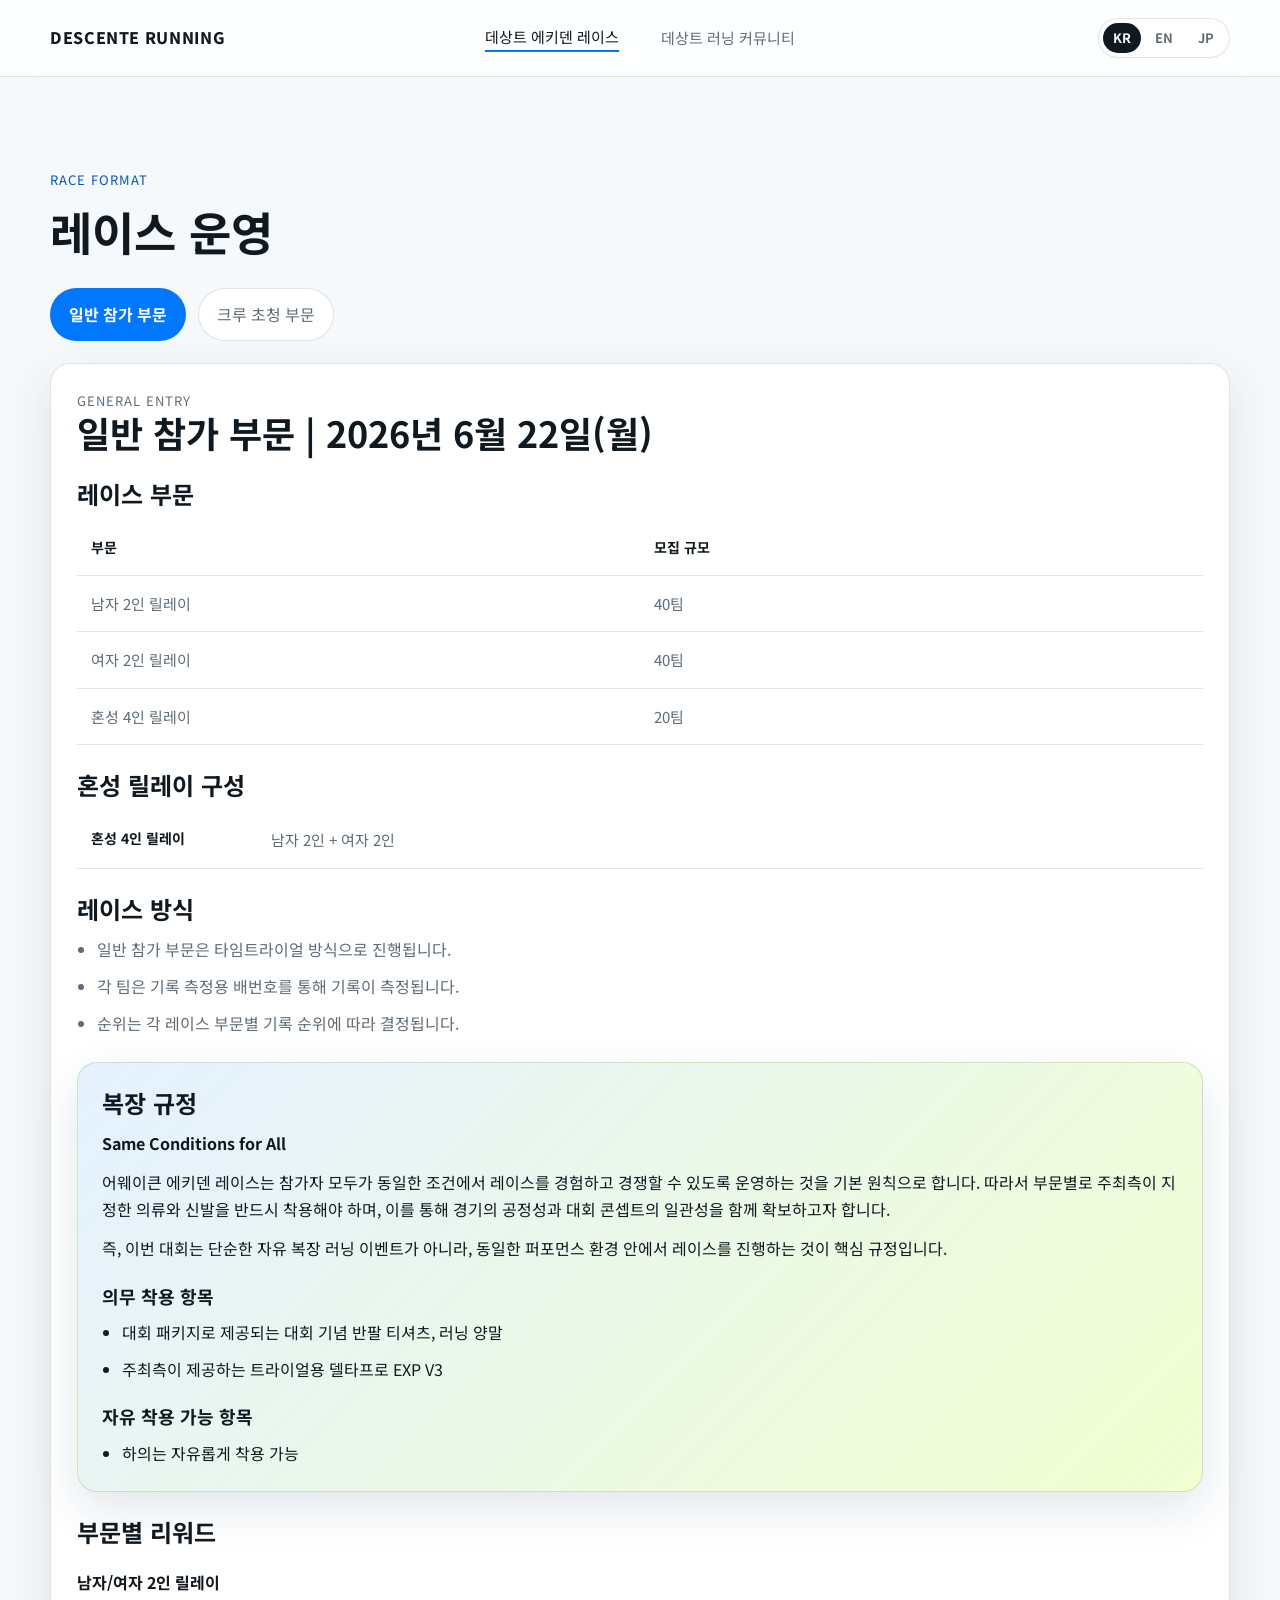
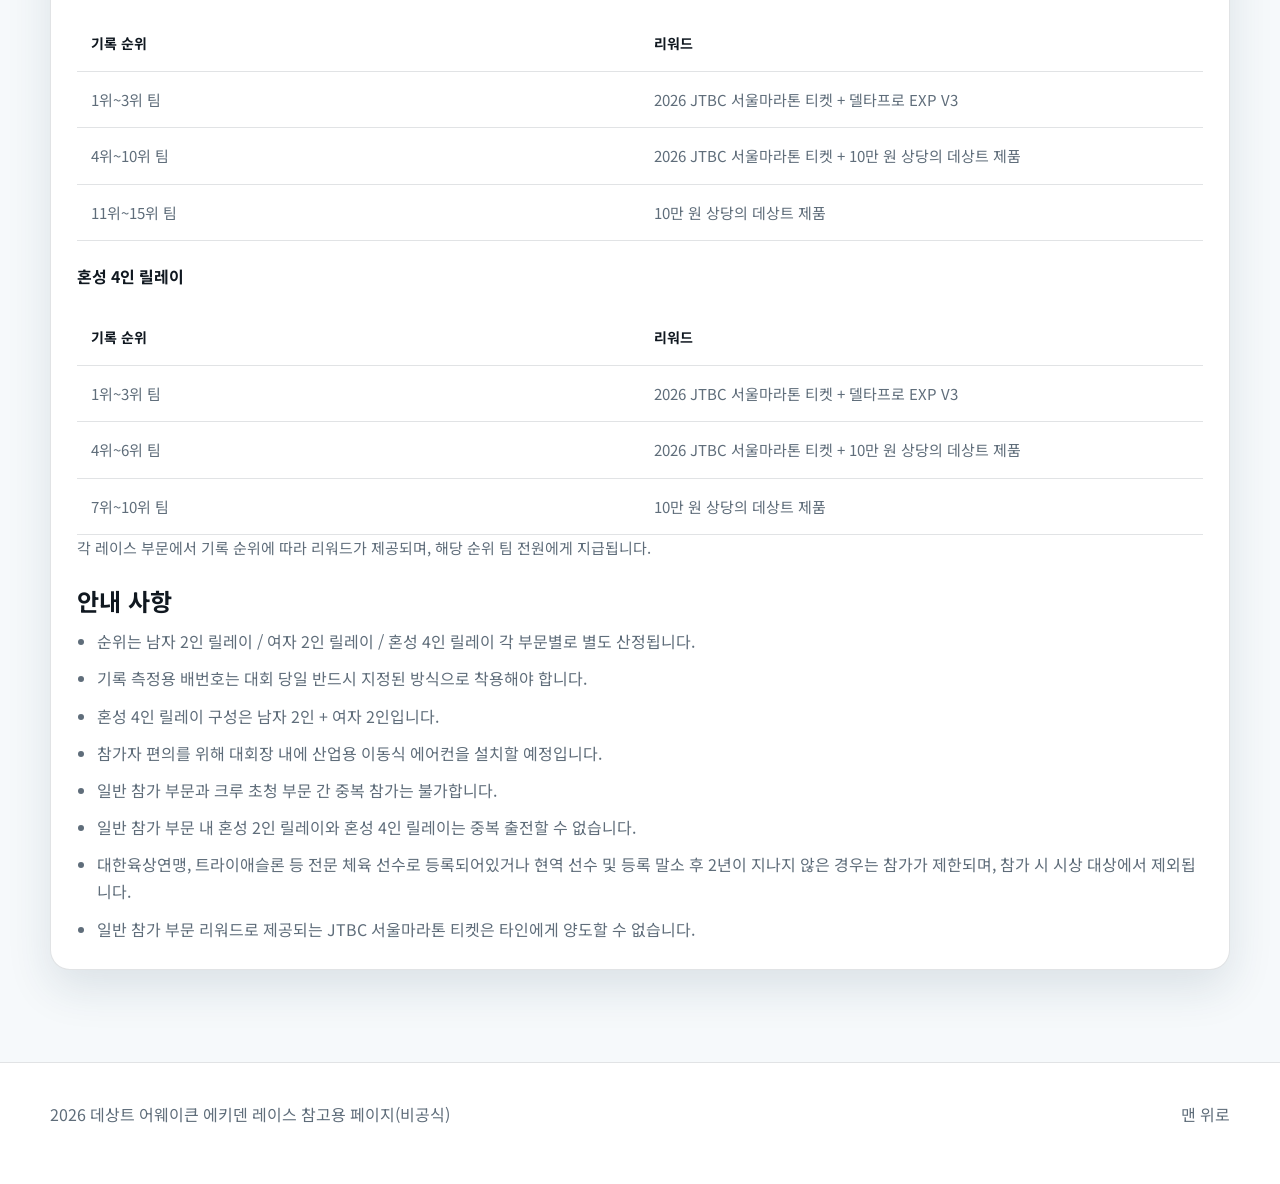
<file: race.html>
<!DOCTYPE html>
<html lang="ko">
<head>
  <meta charset="UTF-8" />
  <meta name="viewport" content="width=device-width, initial-scale=1.0" />
  <title>레이스 운영 | 2026 데상트 어웨이큰 에키덴 레이스</title>
  <meta name="description" content="2026 데상트 어웨이큰 에키덴 레이스 운영 안내" />
  <link rel="preconnect" href="https://fonts.googleapis.com">
  <link rel="preconnect" href="https://fonts.gstatic.com" crossorigin>
  <link href="https://fonts.googleapis.com/css2?family=Noto+Sans+KR:wght@400;500;700;800&display=swap" rel="stylesheet">
  <link rel="stylesheet" href="styles.css" />
</head>
<body>
  <header class="site-header">
    <div class="container nav-wrap">
      <a href="index.html" class="brand">DESCENTE RUNNING</a>
      <button class="menu-toggle" aria-label="메뉴 열기">☰</button>
      <nav class="global-nav">
        <div class="nav-item" data-dropdown>
          <a class="nav-parent active" href="participation.html">데상트 에키덴 레이스</a>
          <div class="dropdown-menu">
            <a href="participation.html">참가 안내</a>
            <a class="active" href="race.html">레이스 운영</a>
            <a href="course.html">대회 코스</a>
            <a href="rules.html">규정</a>
            <a href="schedule.html">시간표</a>
            <a href="notice.html">유의 사항</a>
          </div>
        </div>
        <a href="drc.html">데상트 러닝 커뮤니티</a>
        <div class="language-switcher language-switcher-mobile" aria-label="언어 선택">
          <button type="button" data-lang="ko">KR</button>
          <button type="button" data-lang="en">EN</button>
          <button type="button" data-lang="ja">JP</button>
        </div>
      </nav>
      <div class="language-switcher language-switcher-desktop" aria-label="언어 선택">
        <button type="button" data-lang="ko">KR</button>
        <button type="button" data-lang="en">EN</button>
        <button type="button" data-lang="ja">JP</button>
      </div>
    </div>
  </header>

  <main id="top">
    <section class="section page-section">
      <div class="container">
        <div class="section-head">
          <p class="section-label">Race Format</p>
          <h1>레이스 운영</h1>
        </div>
        <div class="tabs" data-tabs>
          <div class="tab-buttons">
            <button class="tab-btn active" data-tab="general-race">일반 참가 부문</button>
            <button class="tab-btn" data-tab="crew-race">크루 초청 부문</button>
          </div>

          <article id="general-race" class="detail-card tab-panel active">
            <div class="section-head compact-head">
              <p class="section-label">General Entry</p>
              <h2>일반 참가 부문 | 2026년 6월 22일(월)</h2>
            </div>

            <div class="table-card scrollable inline-table">
              <h3>레이스 부문</h3>
              <table>
                <thead><tr><th>부문</th><th>모집 규모</th></tr></thead>
                <tbody>
                  <tr><td>남자 2인 릴레이</td><td>40팀</td></tr>
                  <tr><td>여자 2인 릴레이</td><td>40팀</td></tr>
                  <tr><td>혼성 4인 릴레이</td><td>20팀</td></tr>
                </tbody>
              </table>
            </div>

            <div class="table-card compact-table inline-table">
              <h3>혼성 릴레이 구성</h3>
              <table>
                <tbody>
                  <tr><th>혼성 4인 릴레이</th><td>남자 2인 + 여자 2인</td></tr>
                </tbody>
              </table>
            </div>

            <div class="info-block">
              <h3>레이스 방식</h3>
              <ul>
                <li>일반 참가 부문은 타임트라이얼 방식으로 진행됩니다.</li>
                <li>각 팀은 기록 측정용 배번호를 통해 기록이 측정됩니다.</li>
                <li>순위는 각 레이스 부문별 기록 순위에 따라 결정됩니다.</li>
              </ul>
            </div>

            <div class="notice-box compact dress-code-box">
              <h3>복장 규정</h3>
              <p><strong>Same Conditions for All</strong></p>
              <p>어웨이큰 에키덴 레이스는 참가자 모두가 동일한 조건에서 레이스를 경험하고 경쟁할 수 있도록 운영하는 것을 기본 원칙으로 합니다. 따라서 부문별로 주최측이 지정한 의류와 신발을 반드시 착용해야 하며, 이를 통해 경기의 공정성과 대회 콘셉트의 일관성을 함께 확보하고자 합니다.</p>
              <p>즉, 이번 대회는 단순한 자유 복장 러닝 이벤트가 아니라, 동일한 퍼포먼스 환경 안에서 레이스를 진행하는 것이 핵심 규정입니다.</p>
              <h4>의무 착용 항목</h4>
              <ul>
                <li>대회 패키지로 제공되는 대회 기념 반팔 티셔츠, 러닝 양말</li>
                <li>주최측이 제공하는 트라이얼용 델타프로 EXP V3</li>
              </ul>
              <h4>자유 착용 가능 항목</h4>
              <ul>
                <li>하의는 자유롭게 착용 가능</li>
              </ul>
            </div>

            <div class="table-card scrollable inline-table">
              <h3>부문별 리워드</h3>
              <h4>남자/여자 2인 릴레이</h4>
              <table>
                <thead><tr><th>기록 순위</th><th>리워드</th></tr></thead>
                <tbody>
                  <tr><td>1위~3위 팀</td><td>2026 JTBC 서울마라톤 티켓 + 델타프로 EXP V3</td></tr>
                  <tr><td>4위~10위 팀</td><td>2026 JTBC 서울마라톤 티켓 + 10만 원 상당의 데상트 제품</td></tr>
                  <tr><td>11위~15위 팀</td><td>10만 원 상당의 데상트 제품</td></tr>
                </tbody>
              </table>
              <h4>혼성 4인 릴레이</h4>
              <table>
                <thead><tr><th>기록 순위</th><th>리워드</th></tr></thead>
                <tbody>
                  <tr><td>1위~3위 팀</td><td>2026 JTBC 서울마라톤 티켓 + 델타프로 EXP V3</td></tr>
                  <tr><td>4위~6위 팀</td><td>2026 JTBC 서울마라톤 티켓 + 10만 원 상당의 데상트 제품</td></tr>
                  <tr><td>7위~10위 팀</td><td>10만 원 상당의 데상트 제품</td></tr>
                </tbody>
              </table>
              <p class="table-note">각 레이스 부문에서 기록 순위에 따라 리워드가 제공되며, 해당 순위 팀 전원에게 지급됩니다.</p>
            </div>

            <div class="info-block">
              <h3>안내 사항</h3>
              <ul>
                <li>순위는 남자 2인 릴레이 / 여자 2인 릴레이 / 혼성 4인 릴레이 각 부문별로 별도 산정됩니다.</li>
                <li>기록 측정용 배번호는 대회 당일 반드시 지정된 방식으로 착용해야 합니다.</li>
                <li>혼성 4인 릴레이 구성은 남자 2인 + 여자 2인입니다.</li>
                <li>참가자 편의를 위해 대회장 내에 산업용 이동식 에어컨을 설치할 예정입니다.</li>
                <li>일반 참가 부문과 크루 초청 부문 간 중복 참가는 불가합니다.</li>
                <li>일반 참가 부문 내 혼성 2인 릴레이와 혼성 4인 릴레이는 중복 출전할 수 없습니다.</li>
                <li>대한육상연맹, 트라이애슬론 등 전문 체육 선수로 등록되어있거나 현역 선수 및 등록 말소 후 2년이 지나지 않은 경우는 참가가 제한되며, 참가 시 시상 대상에서 제외됩니다.</li>
                <li>일반 참가 부문 리워드로 제공되는 JTBC 서울마라톤 티켓은 타인에게 양도할 수 없습니다.</li>
              </ul>
            </div>
          </article>

          <article id="crew-race" class="detail-card tab-panel">
            <div class="section-head compact-head">
              <p class="section-label">Crew Invitational</p>
              <h2>크루 초청 부문 | 2026년 6월 23일(화)</h2>
            </div>

            <div class="table-card scrollable inline-table">
              <h3>레이스 부문</h3>
              <table>
                <thead><tr><th>구분</th><th>부문</th></tr></thead>
                <tbody>
                  <tr><td>개인전</td><td>남자부 개인전<br>여자부 개인전</td></tr>
                  <tr><td>3인 릴레이</td><td>남자부 3인 릴레이<br>여자부 3인 릴레이</td></tr>
                  <tr><td>혼성 릴레이</td><td>혼성 4인 릴레이<br>혼성 6인 릴레이</td></tr>
                </tbody>
              </table>
            </div>

            <div class="table-card compact-table inline-table">
              <h3>혼성 릴레이 구성</h3>
              <table>
                <tbody>
                  <tr><th>혼성 4인 릴레이</th><td>남자 2인 + 여자 2인</td></tr>
                  <tr><th>혼성 6인 릴레이</th><td>남자 3인 + 여자 3인</td></tr>
                </tbody>
              </table>
            </div>

            <div class="info-block">
              <h3>레이스 방식</h3>
              <ul>
                <li>크루 초청 부문은 예선 - 결선 방식으로 진행됩니다.</li>
                <li>총 9개 크루가 참가하며, 3개 크루씩 1개 조로 예선을 진행합니다.</li>
                <li>각 부문은 총 3개 조로 운영되며, 각 조 1위 팀만 결선에 진출합니다.</li>
                <li>따라서 모든 부문은 결선 3팀 동일 구조로 운영됩니다.</li>
              </ul>
            </div>

            <div class="table-card bracket-card">
              <h3>토너먼트 대진표</h3>
              <div class="tournament-bracket">
                <div class="bracket-round prelim-round">
                  <p class="bracket-round-title">예선</p>
                  <div class="bracket-match">
                    <p class="bracket-match-title">예선 1조</p>
                    <p class="bracket-match-body">3개 크루 참가</p>
                    <p class="bracket-match-note">1위 팀 결선 진출</p>
                  </div>
                  <div class="bracket-match">
                    <p class="bracket-match-title">예선 2조</p>
                    <p class="bracket-match-body">3개 크루 참가</p>
                    <p class="bracket-match-note">1위 팀 결선 진출</p>
                  </div>
                  <div class="bracket-match">
                    <p class="bracket-match-title">예선 3조</p>
                    <p class="bracket-match-body">3개 크루 참가</p>
                    <p class="bracket-match-note">1위 팀 결선 진출</p>
                  </div>
                </div>
                <div class="bracket-connectors" aria-hidden="true">
                  <span></span>
                  <span></span>
                  <span></span>
                </div>
                <div class="bracket-round final-round">
                  <p class="bracket-round-title">결선</p>
                  <div class="bracket-match championship-match">
                    <p class="bracket-match-title">결선 3팀</p>
                    <ul class="bracket-team-list">
                      <li>1조 1위</li>
                      <li>2조 1위</li>
                      <li>3조 1위</li>
                    </ul>
                    <p class="bracket-match-note">최종 순위 결정</p>
                  </div>
                </div>
              </div>
            </div>

            <div class="notice-box compact dress-code-box">
              <h3>복장 규정</h3>
              <p><strong>Same Conditions for All</strong></p>
              <p>어웨이큰 에키덴 레이스는 참가자 모두가 동일한 조건에서 레이스를 경험하고 경쟁할 수 있도록 운영하는 것을 기본 원칙으로 합니다. 따라서 부문별로 주최측이 지정한 의류와 신발을 반드시 착용해야 하며, 이를 통해 경기의 공정성과 대회 콘셉트의 일관성을 함께 확보하고자 합니다.</p>
              <p>즉, 이번 대회는 단순한 자유 복장 러닝 이벤트가 아니라, 동일한 퍼포먼스 환경 안에서 레이스를 진행하는 것이 핵심 규정입니다.</p>
              <h4>의무 착용 항목</h4>
              <ul>
                <li>주최측이 제공하는 크루 싱글렛</li>
                <li>주최측이 제공하는 하프 타이즈</li>
                <li>주최측이 제공하는 델타프로 EXP V3</li>
                <li>주최측이 제공하는 러닝 양말</li>
              </ul>
            </div>

            <div class="table-card scrollable inline-table">
              <h3>부문별 리워드</h3>
              <table>
                <thead><tr><th>부문</th><th>순위</th><th>리워드</th></tr></thead>
                <tbody>
                  <tr><td>남자/여자부 개인전</td><td>1위</td><td>2026 JTBC 서울마라톤 티켓</td></tr>
                  <tr><td>남자/여자부 3인 릴레이</td><td>1위</td><td>2026 JTBC 서울마라톤 티켓 전원 지급</td></tr>
                  <tr><td>혼성 4인 릴레이</td><td>1위</td><td>2026 JTBC 서울마라톤 티켓 전원 지급</td></tr>
                  <tr><td>혼성 6인 릴레이</td><td>1위</td><td>2026 JTBC 서울마라톤 티켓 전원 지급</td></tr>
                </tbody>
              </table>
            </div>

            <div class="table-card scrollable inline-table">
              <h3>크루 초청 부문 종합 포인트 운영안</h3>
              <table>
                <thead><tr><th>결선 순위</th><th>부여 포인트</th></tr></thead>
                <tbody>
                  <tr><td>1위</td><td>10 포인트</td></tr>
                  <tr><td>2위</td><td>6 포인트</td></tr>
                  <tr><td>3위</td><td>3 포인트</td></tr>
                </tbody>
              </table>
              <p class="table-note">각 레이스 부문 결선 결과 기준으로 1~3위 크루에 포인트를 부여합니다.</p>
            </div>

            <div class="table-card scrollable inline-table">
              <h3>포인트 집계 대상 부문</h3>
              <table>
                <thead><tr><th>구분</th><th>대상 부문</th></tr></thead>
                <tbody>
                  <tr><td>개인전</td><td>남자 개인전<br>여자 개인전</td></tr>
                  <tr><td>3인 릴레이</td><td>남자 3인 릴레이<br>여자 3인 릴레이</td></tr>
                  <tr><td>혼성 릴레이</td><td>혼성 4인 릴레이<br>혼성 6인 릴레이</td></tr>
                </tbody>
              </table>
              <p class="table-note">총 6개 부문 점수를 합산해 종합 순위를 산정합니다.</p>
            </div>

            <div class="table-card compact-table inline-table">
              <h3>최종 리워드</h3>
              <table>
                <tbody>
                  <tr><th>종합 우승 크루</th><td>JTBC 서울마라톤 티켓 8장</td></tr>
                  <tr><th>종합 준우승 크루</th><td>JTBC 서울마라톤 티켓 5장</td></tr>
                </tbody>
              </table>
            </div>

            <div class="info-block">
              <h3>동점 처리 기준</h3>
              <p>포인트 합산 결과가 같을 경우 아래 기준 순으로 최종 순위를 결정합니다.</p>
              <ul>
                <li>부문별 1위 횟수가 많은 크루 우선</li>
                <li>혼성 6인 릴레이 순위가 높은 크루 우선</li>
              </ul>
              <p>즉, 종합 포인트가 같더라도 더 많은 부문에서 우승한 크루가 우선이며, 1위 횟수까지 같을 경우에는 마지막 메인 종목인 혼성 6인 릴레이 성적이 높은 크루가 최종 상위 순위를 차지합니다.</p>
            </div>

            <div class="info-block">
              <h3>출전 유의사항</h3>
              <ul>
                <li>남자부/여자부 개인전과 남자부/여자부 3인 릴레이는 같은 참가자가 중복 출전할 수 없습니다.</li>
                <li>혼성 릴레이는 개인전 또는 3인 릴레이 출전자가 추가로 1개 부문까지 중복 출전할 수 있습니다.</li>
                <li>단, 1인이 3개 이상 부문에 출전하는 것은 불가합니다.</li>
              </ul>
            </div>

            <div class="info-block">
              <h3>안내 사항</h3>
              <ul>
                <li>참가자 편의를 위해 대회장 내에 산업용 이동식 에어컨을 설치할 예정입니다.</li>
                <li>일반 참가 부문과 크루 초청 부문 간 중복 참가는 불가합니다.</li>
                <li>크루 초청 부문 내 개인전과 남자부·여자부 3인 릴레이는 중복 출전할 수 없으며, 혼성 4인 릴레이와 혼성 6인 릴레이도 중복 출전할 수 없습니다.</li>
                <li>대한육상연맹, 트라이애슬론 등 전문 체육 선수로 등록되어있거나 현역 선수 및 등록 말소 후 2년이 지나지 않은 경우는 참가가 제한되며, 참가 시 시상 대상에서 제외됩니다.</li>
                <li>레이스를 통해 확보한 JTBC 서울마라톤 티켓은 참가자 동의하에 크루 내에서 자유롭게 사용할 수 있습니다.</li>
                <li>레이스 부문별 토너먼트 조 추첨은 5월 9일(토, 예정) 온라인 또는 오프라인으로 진행할 예정입니다.</li>
                <li>대회 규정은 조 추첨 당일 운영진 회의를 통해 상세히 안내할 예정이며, 필요 시 대회 전까지 일부 내용을 수정·보완할 수 있습니다.</li>
              </ul>
            </div>
          </article>
        </div>
      </div>
    </section>
  </main>

  <footer class="site-footer">
    <div class="container footer-wrap">
      <p>2026 데상트 어웨이큰 에키덴 레이스 참고용 페이지(비공식)</p>
      <a href="#top">맨 위로</a>
    </div>
  </footer>

  <script src="script.js"></script>
</body>
</html>
</file>
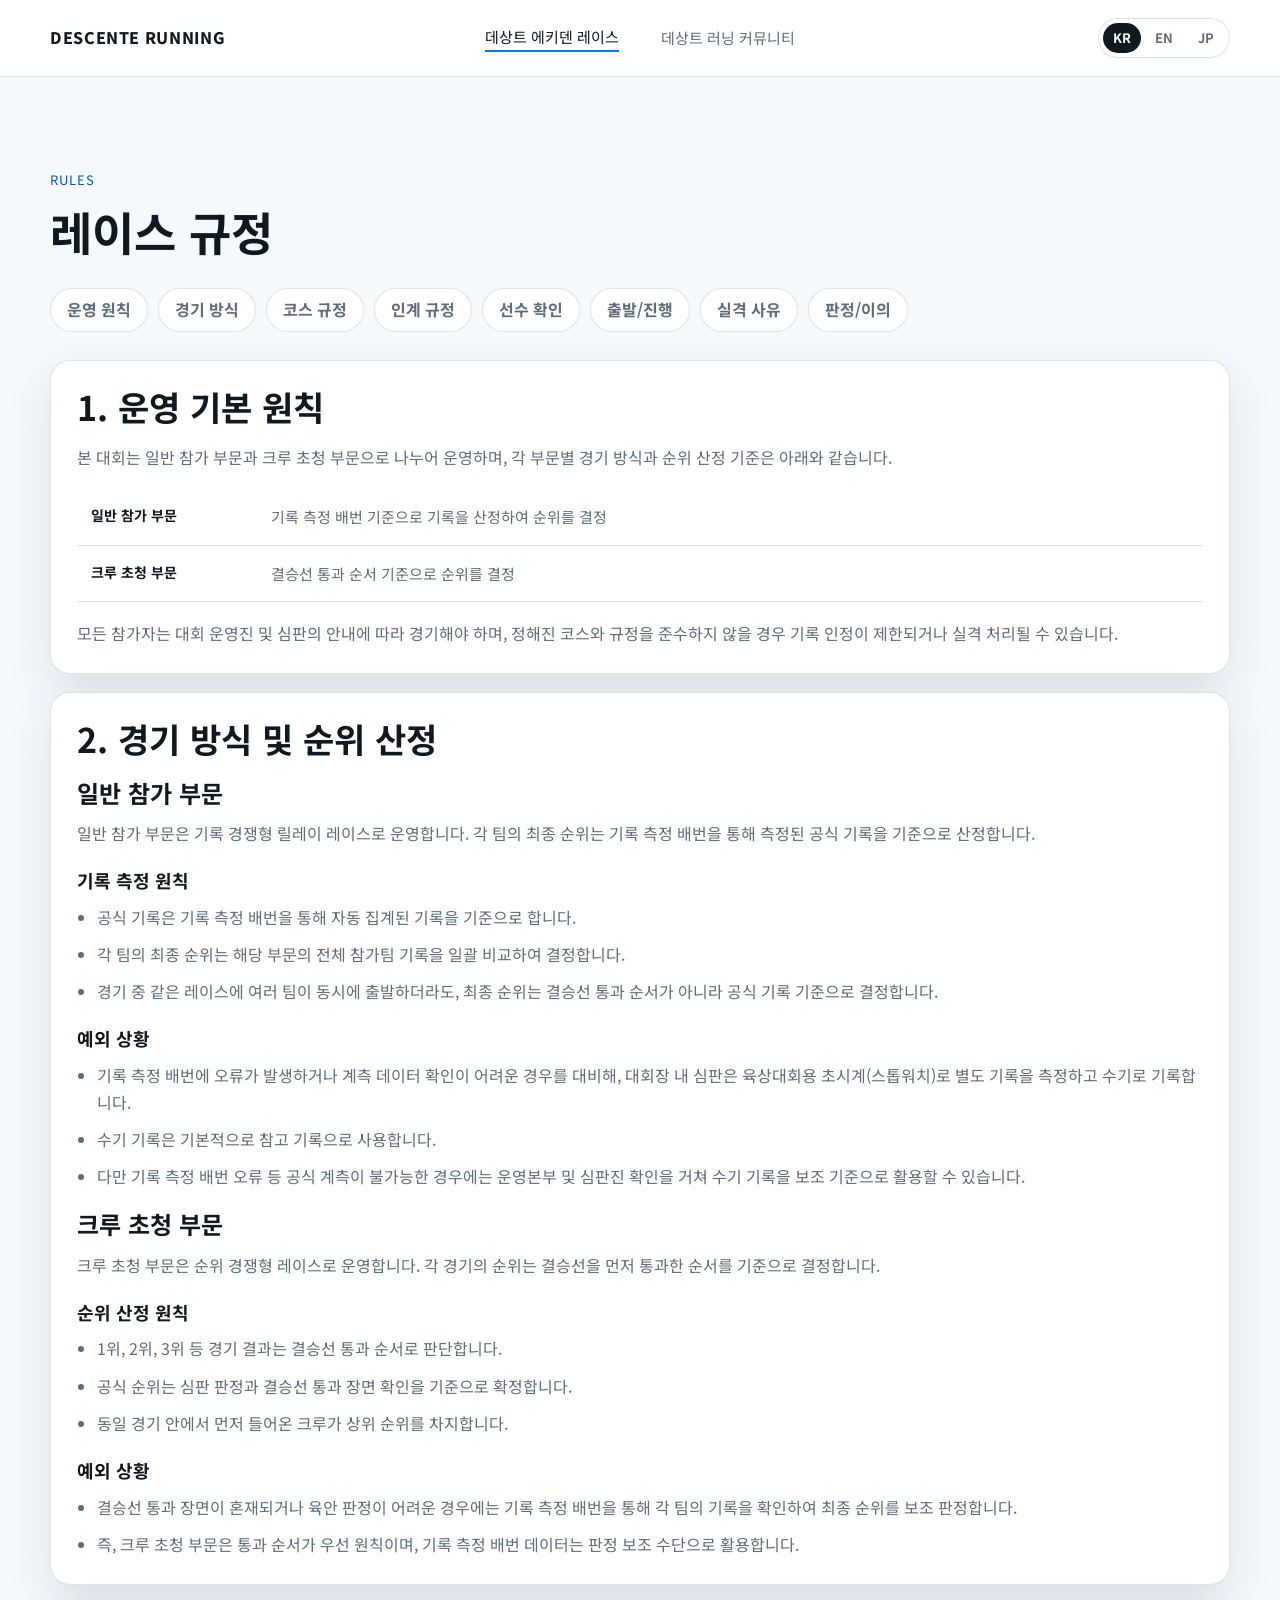
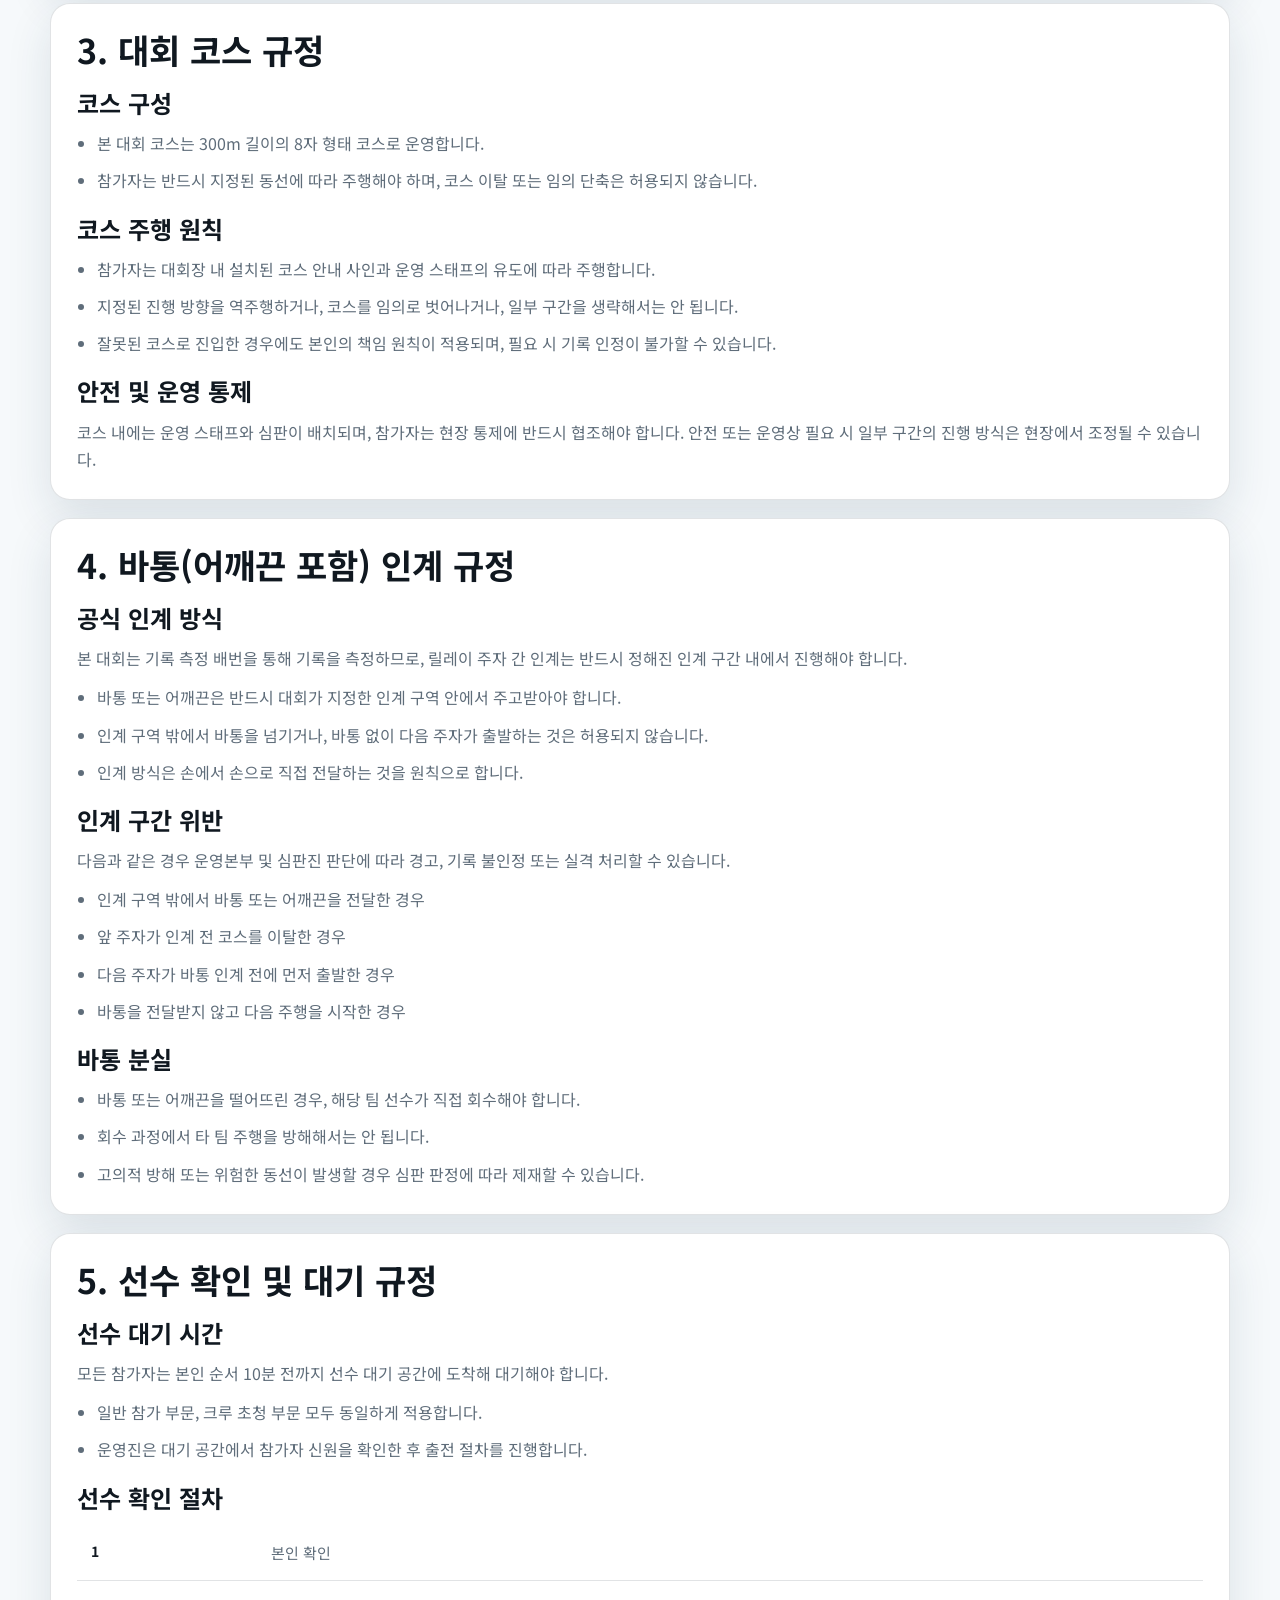
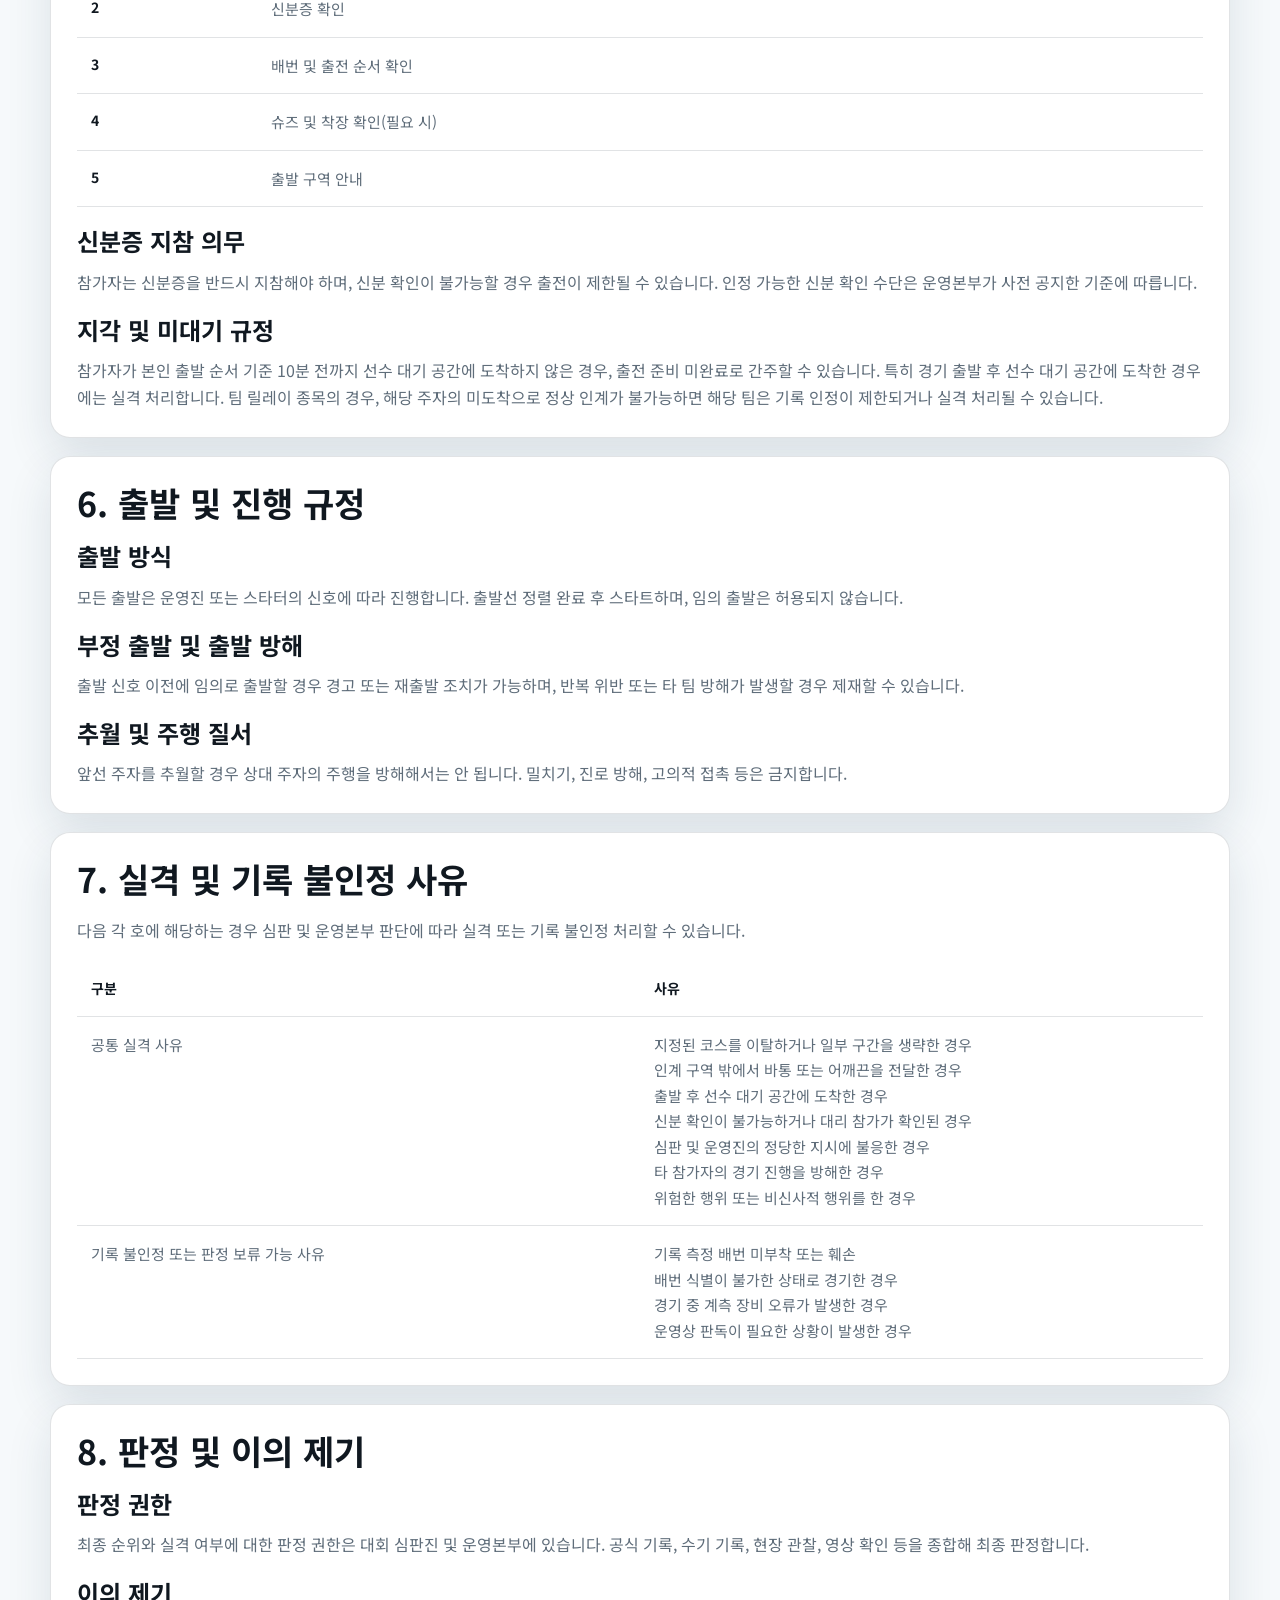
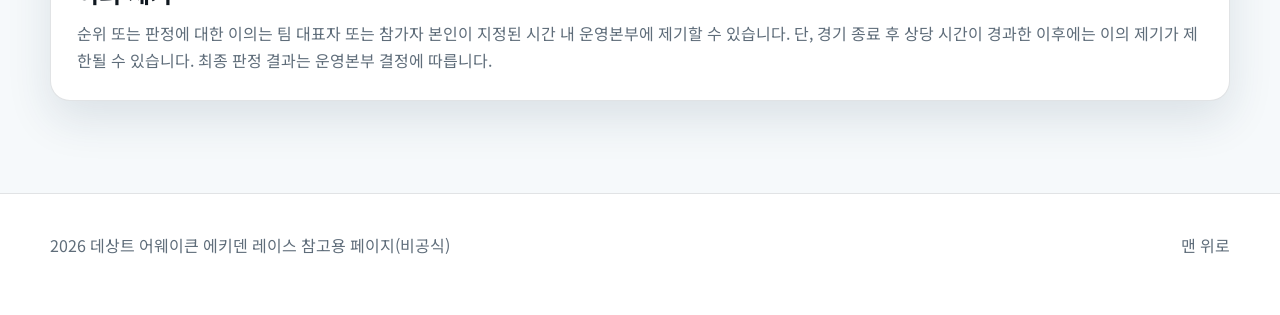
<file: rules.html>
<!DOCTYPE html>
<html lang="ko">
<head>
  <meta charset="UTF-8" />
  <meta name="viewport" content="width=device-width, initial-scale=1.0" />
  <title>규정 | 2026 데상트 어웨이큰 에키덴 레이스</title>
  <meta name="description" content="2026 데상트 어웨이큰 에키덴 레이스 규정" />
  <link rel="preconnect" href="https://fonts.googleapis.com">
  <link rel="preconnect" href="https://fonts.gstatic.com" crossorigin>
  <link href="https://fonts.googleapis.com/css2?family=Noto+Sans+KR:wght@400;500;700;800&display=swap" rel="stylesheet">
  <link rel="stylesheet" href="styles.css" />
</head>
<body>
  <header class="site-header">
    <div class="container nav-wrap">
      <a href="index.html" class="brand">DESCENTE RUNNING</a>
      <button class="menu-toggle" aria-label="메뉴 열기">☰</button>
      <nav class="global-nav">
        <div class="nav-item" data-dropdown>
          <a class="nav-parent active" href="participation.html">데상트 에키덴 레이스</a>
          <div class="dropdown-menu">
            <a href="participation.html">참가 안내</a>
            <a href="race.html">레이스 운영</a>
            <a href="course.html">대회 코스</a>
            <a class="active" href="rules.html">규정</a>
            <a href="schedule.html">시간표</a>
            <a href="notice.html">유의 사항</a>
          </div>
        </div>
        <a href="drc.html">데상트 러닝 커뮤니티</a>
        <div class="language-switcher language-switcher-mobile" aria-label="언어 선택">
          <button type="button" data-lang="ko">KR</button>
          <button type="button" data-lang="en">EN</button>
          <button type="button" data-lang="ja">JP</button>
        </div>
      </nav>
      <div class="language-switcher language-switcher-desktop" aria-label="언어 선택">
        <button type="button" data-lang="ko">KR</button>
        <button type="button" data-lang="en">EN</button>
        <button type="button" data-lang="ja">JP</button>
      </div>
    </div>
  </header>

  <main id="top">
    <section class="section page-section">
      <div class="container">
        <div class="section-head">
          <p class="section-label">Rules</p>
          <h1>레이스 규정</h1>
        </div>
        <nav class="race-subnav" aria-label="레이스 규정 바로가기">
          <a href="#rule-principle">운영 원칙</a>
          <a href="#rule-ranking">경기 방식</a>
          <a href="#rule-course">코스 규정</a>
          <a href="#rule-handoff">인계 규정</a>
          <a href="#rule-waiting">선수 확인</a>
          <a href="#rule-start">출발/진행</a>
          <a href="#rule-dq">실격 사유</a>
          <a href="#rule-appeal">판정/이의</a>
        </nav>

        <div class="notice-stack rules-stack">
          <article id="rule-principle" class="detail-card">
            <h2>1. 운영 기본 원칙</h2>
            <p>본 대회는 일반 참가 부문과 크루 초청 부문으로 나누어 운영하며, 각 부문별 경기 방식과 순위 산정 기준은 아래와 같습니다.</p>
            <div class="table-card compact-table inline-table">
              <table>
                <tbody>
                  <tr><th>일반 참가 부문</th><td>기록 측정 배번 기준으로 기록을 산정하여 순위를 결정</td></tr>
                  <tr><th>크루 초청 부문</th><td>결승선 통과 순서 기준으로 순위를 결정</td></tr>
                </tbody>
              </table>
            </div>
            <p>모든 참가자는 대회 운영진 및 심판의 안내에 따라 경기해야 하며, 정해진 코스와 규정을 준수하지 않을 경우 기록 인정이 제한되거나 실격 처리될 수 있습니다.</p>
          </article>

          <article id="rule-ranking" class="detail-card">
            <h2>2. 경기 방식 및 순위 산정</h2>
            <div class="info-block">
              <h3>일반 참가 부문</h3>
              <p>일반 참가 부문은 기록 경쟁형 릴레이 레이스로 운영합니다. 각 팀의 최종 순위는 기록 측정 배번을 통해 측정된 공식 기록을 기준으로 산정합니다.</p>
              <h4>기록 측정 원칙</h4>
              <ul>
                <li>공식 기록은 기록 측정 배번을 통해 자동 집계된 기록을 기준으로 합니다.</li>
                <li>각 팀의 최종 순위는 해당 부문의 전체 참가팀 기록을 일괄 비교하여 결정합니다.</li>
                <li>경기 중 같은 레이스에 여러 팀이 동시에 출발하더라도, 최종 순위는 결승선 통과 순서가 아니라 공식 기록 기준으로 결정합니다.</li>
              </ul>
              <h4>예외 상황</h4>
              <ul>
                <li>기록 측정 배번에 오류가 발생하거나 계측 데이터 확인이 어려운 경우를 대비해, 대회장 내 심판은 육상대회용 초시계(스톱워치)로 별도 기록을 측정하고 수기로 기록합니다.</li>
                <li>수기 기록은 기본적으로 참고 기록으로 사용합니다.</li>
                <li>다만 기록 측정 배번 오류 등 공식 계측이 불가능한 경우에는 운영본부 및 심판진 확인을 거쳐 수기 기록을 보조 기준으로 활용할 수 있습니다.</li>
              </ul>
            </div>

            <div class="info-block">
              <h3>크루 초청 부문</h3>
              <p>크루 초청 부문은 순위 경쟁형 레이스로 운영합니다. 각 경기의 순위는 결승선을 먼저 통과한 순서를 기준으로 결정합니다.</p>
              <h4>순위 산정 원칙</h4>
              <ul>
                <li>1위, 2위, 3위 등 경기 결과는 결승선 통과 순서로 판단합니다.</li>
                <li>공식 순위는 심판 판정과 결승선 통과 장면 확인을 기준으로 확정합니다.</li>
                <li>동일 경기 안에서 먼저 들어온 크루가 상위 순위를 차지합니다.</li>
              </ul>
              <h4>예외 상황</h4>
              <ul>
                <li>결승선 통과 장면이 혼재되거나 육안 판정이 어려운 경우에는 기록 측정 배번을 통해 각 팀의 기록을 확인하여 최종 순위를 보조 판정합니다.</li>
                <li>즉, 크루 초청 부문은 통과 순서가 우선 원칙이며, 기록 측정 배번 데이터는 판정 보조 수단으로 활용합니다.</li>
              </ul>
            </div>
          </article>

          <article id="rule-course" class="detail-card">
            <h2>3. 대회 코스 규정</h2>
            <div class="info-block">
              <h3>코스 구성</h3>
              <ul>
                <li>본 대회 코스는 300m 길이의 8자 형태 코스로 운영합니다.</li>
                <li>참가자는 반드시 지정된 동선에 따라 주행해야 하며, 코스 이탈 또는 임의 단축은 허용되지 않습니다.</li>
              </ul>
            </div>
            <div class="info-block">
              <h3>코스 주행 원칙</h3>
              <ul>
                <li>참가자는 대회장 내 설치된 코스 안내 사인과 운영 스태프의 유도에 따라 주행합니다.</li>
                <li>지정된 진행 방향을 역주행하거나, 코스를 임의로 벗어나거나, 일부 구간을 생략해서는 안 됩니다.</li>
                <li>잘못된 코스로 진입한 경우에도 본인의 책임 원칙이 적용되며, 필요 시 기록 인정이 불가할 수 있습니다.</li>
              </ul>
            </div>
            <div class="info-block">
              <h3>안전 및 운영 통제</h3>
              <p>코스 내에는 운영 스태프와 심판이 배치되며, 참가자는 현장 통제에 반드시 협조해야 합니다. 안전 또는 운영상 필요 시 일부 구간의 진행 방식은 현장에서 조정될 수 있습니다.</p>
            </div>
          </article>

          <article id="rule-handoff" class="detail-card">
            <h2>4. 바통(어깨끈 포함) 인계 규정</h2>
            <div class="info-block">
              <h3>공식 인계 방식</h3>
              <p>본 대회는 기록 측정 배번을 통해 기록을 측정하므로, 릴레이 주자 간 인계는 반드시 정해진 인계 구간 내에서 진행해야 합니다.</p>
              <ul>
                <li>바통 또는 어깨끈은 반드시 대회가 지정한 인계 구역 안에서 주고받아야 합니다.</li>
                <li>인계 구역 밖에서 바통을 넘기거나, 바통 없이 다음 주자가 출발하는 것은 허용되지 않습니다.</li>
                <li>인계 방식은 손에서 손으로 직접 전달하는 것을 원칙으로 합니다.</li>
              </ul>
            </div>
            <div class="info-block">
              <h3>인계 구간 위반</h3>
              <p>다음과 같은 경우 운영본부 및 심판진 판단에 따라 경고, 기록 불인정 또는 실격 처리할 수 있습니다.</p>
              <ul>
                <li>인계 구역 밖에서 바통 또는 어깨끈을 전달한 경우</li>
                <li>앞 주자가 인계 전 코스를 이탈한 경우</li>
                <li>다음 주자가 바통 인계 전에 먼저 출발한 경우</li>
                <li>바통을 전달받지 않고 다음 주행을 시작한 경우</li>
              </ul>
            </div>
            <div class="info-block">
              <h3>바통 분실</h3>
              <ul>
                <li>바통 또는 어깨끈을 떨어뜨린 경우, 해당 팀 선수가 직접 회수해야 합니다.</li>
                <li>회수 과정에서 타 팀 주행을 방해해서는 안 됩니다.</li>
                <li>고의적 방해 또는 위험한 동선이 발생할 경우 심판 판정에 따라 제재할 수 있습니다.</li>
              </ul>
            </div>
          </article>

          <article id="rule-waiting" class="detail-card">
            <h2>5. 선수 확인 및 대기 규정</h2>
            <div class="info-block">
              <h3>선수 대기 시간</h3>
              <p>모든 참가자는 본인 순서 10분 전까지 선수 대기 공간에 도착해 대기해야 합니다.</p>
              <ul>
                <li>일반 참가 부문, 크루 초청 부문 모두 동일하게 적용합니다.</li>
                <li>운영진은 대기 공간에서 참가자 신원을 확인한 후 출전 절차를 진행합니다.</li>
              </ul>
            </div>
            <div class="table-card compact-table inline-table">
              <h3>선수 확인 절차</h3>
              <table>
                <tbody>
                  <tr><th>1</th><td>본인 확인</td></tr>
                  <tr><th>2</th><td>신분증 확인</td></tr>
                  <tr><th>3</th><td>배번 및 출전 순서 확인</td></tr>
                  <tr><th>4</th><td>슈즈 및 착장 확인(필요 시)</td></tr>
                  <tr><th>5</th><td>출발 구역 안내</td></tr>
                </tbody>
              </table>
            </div>
            <div class="info-block">
              <h3>신분증 지참 의무</h3>
              <p>참가자는 신분증을 반드시 지참해야 하며, 신분 확인이 불가능할 경우 출전이 제한될 수 있습니다. 인정 가능한 신분 확인 수단은 운영본부가 사전 공지한 기준에 따릅니다.</p>
            </div>
            <div class="info-block">
              <h3>지각 및 미대기 규정</h3>
              <p>참가자가 본인 출발 순서 기준 10분 전까지 선수 대기 공간에 도착하지 않은 경우, 출전 준비 미완료로 간주할 수 있습니다. 특히 경기 출발 후 선수 대기 공간에 도착한 경우에는 실격 처리합니다. 팀 릴레이 종목의 경우, 해당 주자의 미도착으로 정상 인계가 불가능하면 해당 팀은 기록 인정이 제한되거나 실격 처리될 수 있습니다.</p>
            </div>
          </article>

          <article id="rule-start" class="detail-card">
            <h2>6. 출발 및 진행 규정</h2>
            <div class="info-block">
              <h3>출발 방식</h3>
              <p>모든 출발은 운영진 또는 스타터의 신호에 따라 진행합니다. 출발선 정렬 완료 후 스타트하며, 임의 출발은 허용되지 않습니다.</p>
            </div>
            <div class="info-block">
              <h3>부정 출발 및 출발 방해</h3>
              <p>출발 신호 이전에 임의로 출발할 경우 경고 또는 재출발 조치가 가능하며, 반복 위반 또는 타 팀 방해가 발생할 경우 제재할 수 있습니다.</p>
            </div>
            <div class="info-block">
              <h3>추월 및 주행 질서</h3>
              <p>앞선 주자를 추월할 경우 상대 주자의 주행을 방해해서는 안 됩니다. 밀치기, 진로 방해, 고의적 접촉 등은 금지합니다.</p>
            </div>
          </article>

          <article id="rule-dq" class="detail-card">
            <h2>7. 실격 및 기록 불인정 사유</h2>
            <p>다음 각 호에 해당하는 경우 심판 및 운영본부 판단에 따라 실격 또는 기록 불인정 처리할 수 있습니다.</p>
            <div class="table-card scrollable inline-table">
              <table>
                <thead><tr><th>구분</th><th>사유</th></tr></thead>
                <tbody>
                  <tr><td>공통 실격 사유</td><td>지정된 코스를 이탈하거나 일부 구간을 생략한 경우<br>인계 구역 밖에서 바통 또는 어깨끈을 전달한 경우<br>출발 후 선수 대기 공간에 도착한 경우<br>신분 확인이 불가능하거나 대리 참가가 확인된 경우<br>심판 및 운영진의 정당한 지시에 불응한 경우<br>타 참가자의 경기 진행을 방해한 경우<br>위험한 행위 또는 비신사적 행위를 한 경우</td></tr>
                  <tr><td>기록 불인정 또는 판정 보류 가능 사유</td><td>기록 측정 배번 미부착 또는 훼손<br>배번 식별이 불가한 상태로 경기한 경우<br>경기 중 계측 장비 오류가 발생한 경우<br>운영상 판독이 필요한 상황이 발생한 경우</td></tr>
                </tbody>
              </table>
            </div>
          </article>

          <article id="rule-appeal" class="detail-card">
            <h2>8. 판정 및 이의 제기</h2>
            <div class="info-block">
              <h3>판정 권한</h3>
              <p>최종 순위와 실격 여부에 대한 판정 권한은 대회 심판진 및 운영본부에 있습니다. 공식 기록, 수기 기록, 현장 관찰, 영상 확인 등을 종합해 최종 판정합니다.</p>
            </div>
            <div class="info-block">
              <h3>이의 제기</h3>
              <p>순위 또는 판정에 대한 이의는 팀 대표자 또는 참가자 본인이 지정된 시간 내 운영본부에 제기할 수 있습니다. 단, 경기 종료 후 상당 시간이 경과한 이후에는 이의 제기가 제한될 수 있습니다. 최종 판정 결과는 운영본부 결정에 따릅니다.</p>
            </div>
          </article>
        </div>
      </div>
    </section>
  </main>

  <footer class="site-footer">
    <div class="container footer-wrap">
      <p>2026 데상트 어웨이큰 에키덴 레이스 참고용 페이지(비공식)</p>
      <a href="#top">맨 위로</a>
    </div>
  </footer>

  <script src="script.js"></script>
</body>
</html>
</file>
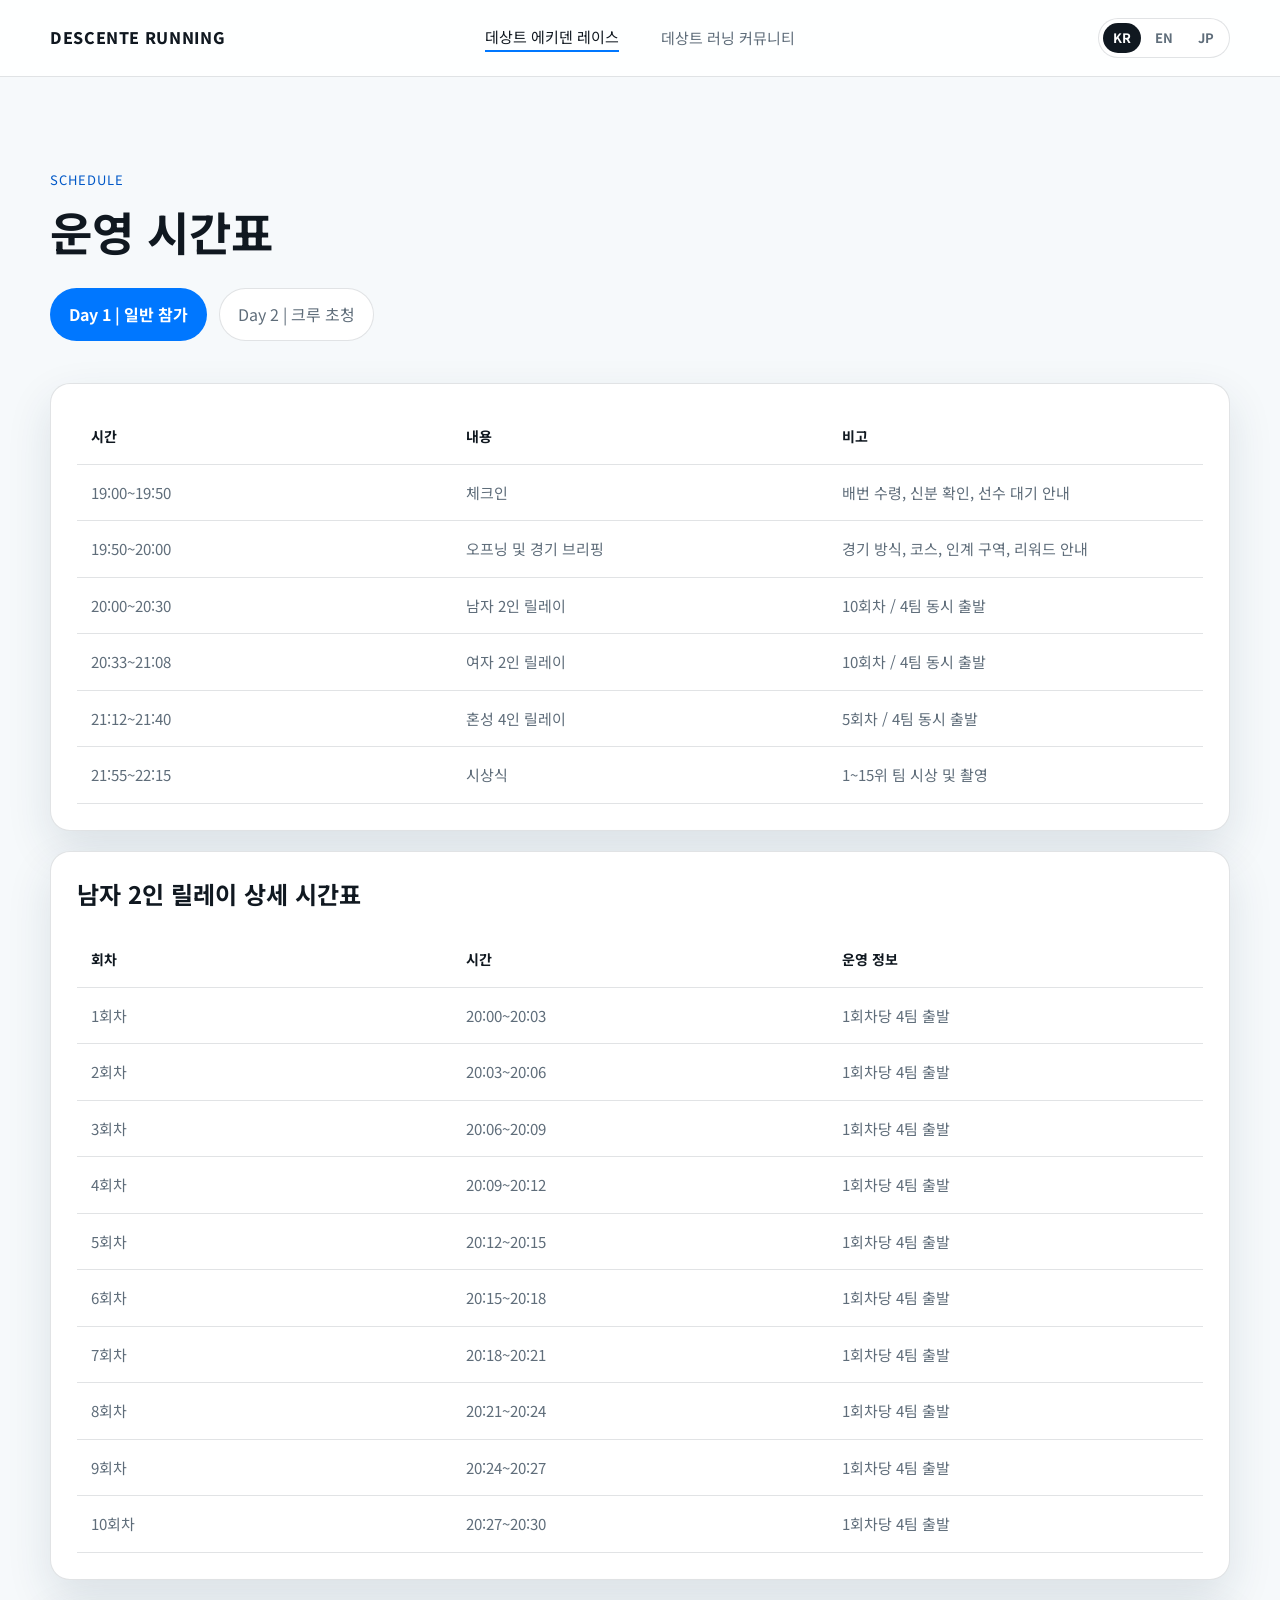
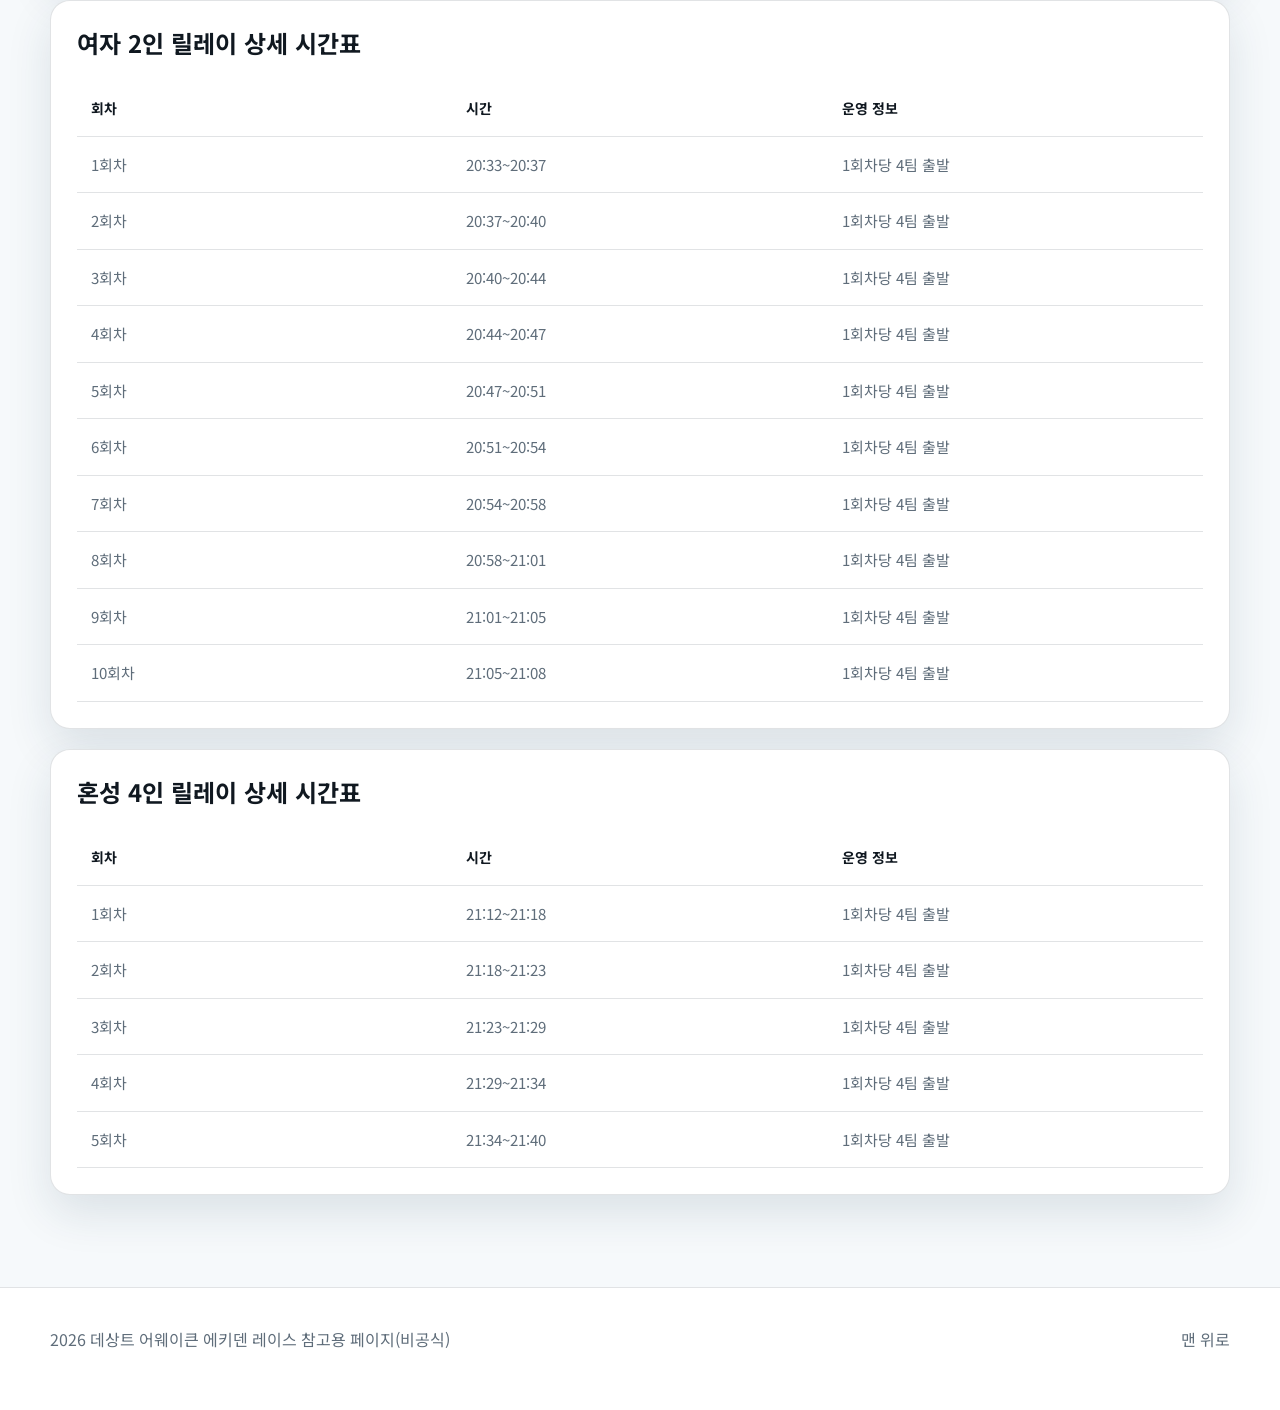
<file: schedule.html>
<!DOCTYPE html>
<html lang="ko">
<head>
  <meta charset="UTF-8" />
  <meta name="viewport" content="width=device-width, initial-scale=1.0" />
  <title>시간표 | 2026 데상트 어웨이큰 에키덴 레이스</title>
  <meta name="description" content="2026 데상트 어웨이큰 에키덴 레이스 운영 시간표" />
  <link rel="preconnect" href="https://fonts.googleapis.com">
  <link rel="preconnect" href="https://fonts.gstatic.com" crossorigin>
  <link href="https://fonts.googleapis.com/css2?family=Noto+Sans+KR:wght@400;500;700;800&display=swap" rel="stylesheet">
  <link rel="stylesheet" href="styles.css" />
</head>
<body>
  <header class="site-header">
    <div class="container nav-wrap">
      <a href="index.html" class="brand">DESCENTE RUNNING</a>
      <button class="menu-toggle" aria-label="메뉴 열기">☰</button>
      <nav class="global-nav">
        <div class="nav-item" data-dropdown>
          <a class="nav-parent active" href="participation.html">데상트 에키덴 레이스</a>
          <div class="dropdown-menu">
            <a href="participation.html">참가 안내</a>
            <a href="race.html">레이스 운영</a>
            <a href="course.html">대회 코스</a>
            <a href="rules.html">규정</a>
            <a class="active" href="schedule.html">시간표</a>
            <a href="notice.html">유의 사항</a>
          </div>
        </div>
        <a href="drc.html">데상트 러닝 커뮤니티</a>
        <div class="language-switcher language-switcher-mobile" aria-label="언어 선택">
          <button type="button" data-lang="ko">KR</button>
          <button type="button" data-lang="en">EN</button>
          <button type="button" data-lang="ja">JP</button>
        </div>
      </nav>
      <div class="language-switcher language-switcher-desktop" aria-label="언어 선택">
        <button type="button" data-lang="ko">KR</button>
        <button type="button" data-lang="en">EN</button>
        <button type="button" data-lang="ja">JP</button>
      </div>
    </div>
  </header>

  <main id="top">
    <section class="section page-section">
      <div class="container">
        <div class="section-head">
          <p class="section-label">Schedule</p>
          <h1>운영 시간표</h1>
        </div>
        <div class="tabs" data-tabs>
          <div class="tab-buttons">
            <button class="tab-btn active" data-tab="schedule-day1">Day 1 | 일반 참가</button>
            <button class="tab-btn" data-tab="schedule-day2">Day 2 | 크루 초청</button>
          </div>
          <div id="schedule-day1" class="tab-panel active">
            <div class="table-card scrollable">
              <table>
                <thead><tr><th>시간</th><th>내용</th><th>비고</th></tr></thead>
                <tbody>
                  <tr><td data-label="시간">19:00~19:50</td><td data-label="내용">체크인</td><td data-label="비고">배번 수령, 신분 확인, 선수 대기 안내</td></tr>
                  <tr><td data-label="시간">19:50~20:00</td><td data-label="내용">오프닝 및 경기 브리핑</td><td data-label="비고">경기 방식, 코스, 인계 구역, 리워드 안내</td></tr>
                  <tr><td data-label="시간">20:00~20:30</td><td data-label="내용">남자 2인 릴레이</td><td data-label="비고">10회차 / 4팀 동시 출발</td></tr>
                  <tr><td data-label="시간">20:33~21:08</td><td data-label="내용">여자 2인 릴레이</td><td data-label="비고">10회차 / 4팀 동시 출발</td></tr>
                  <tr><td data-label="시간">21:12~21:40</td><td data-label="내용">혼성 4인 릴레이</td><td data-label="비고">5회차 / 4팀 동시 출발</td></tr>
                  <tr><td data-label="시간">21:55~22:15</td><td data-label="내용">시상식</td><td data-label="비고">1~15위 팀 시상 및 촬영</td></tr>
                </tbody>
              </table>
            </div>
            <div class="table-card scrollable">
              <h3>남자 2인 릴레이 상세 시간표</h3>
              <table>
                <thead><tr><th>회차</th><th>시간</th><th>운영 정보</th></tr></thead>
                <tbody>
                  <tr><td data-label="회차">1회차</td><td data-label="시간">20:00~20:03</td><td data-label="운영 정보">1회차당 4팀 출발</td></tr>
                  <tr><td data-label="회차">2회차</td><td data-label="시간">20:03~20:06</td><td data-label="운영 정보">1회차당 4팀 출발</td></tr>
                  <tr><td data-label="회차">3회차</td><td data-label="시간">20:06~20:09</td><td data-label="운영 정보">1회차당 4팀 출발</td></tr>
                  <tr><td data-label="회차">4회차</td><td data-label="시간">20:09~20:12</td><td data-label="운영 정보">1회차당 4팀 출발</td></tr>
                  <tr><td data-label="회차">5회차</td><td data-label="시간">20:12~20:15</td><td data-label="운영 정보">1회차당 4팀 출발</td></tr>
                  <tr><td data-label="회차">6회차</td><td data-label="시간">20:15~20:18</td><td data-label="운영 정보">1회차당 4팀 출발</td></tr>
                  <tr><td data-label="회차">7회차</td><td data-label="시간">20:18~20:21</td><td data-label="운영 정보">1회차당 4팀 출발</td></tr>
                  <tr><td data-label="회차">8회차</td><td data-label="시간">20:21~20:24</td><td data-label="운영 정보">1회차당 4팀 출발</td></tr>
                  <tr><td data-label="회차">9회차</td><td data-label="시간">20:24~20:27</td><td data-label="운영 정보">1회차당 4팀 출발</td></tr>
                  <tr><td data-label="회차">10회차</td><td data-label="시간">20:27~20:30</td><td data-label="운영 정보">1회차당 4팀 출발</td></tr>
                </tbody>
              </table>
            </div>
            <div class="table-card scrollable">
              <h3>여자 2인 릴레이 상세 시간표</h3>
              <table>
                <thead><tr><th>회차</th><th>시간</th><th>운영 정보</th></tr></thead>
                <tbody>
                  <tr><td>1회차</td><td>20:33~20:37</td><td>1회차당 4팀 출발</td></tr>
                  <tr><td>2회차</td><td>20:37~20:40</td><td>1회차당 4팀 출발</td></tr>
                  <tr><td>3회차</td><td>20:40~20:44</td><td>1회차당 4팀 출발</td></tr>
                  <tr><td>4회차</td><td>20:44~20:47</td><td>1회차당 4팀 출발</td></tr>
                  <tr><td>5회차</td><td>20:47~20:51</td><td>1회차당 4팀 출발</td></tr>
                  <tr><td>6회차</td><td>20:51~20:54</td><td>1회차당 4팀 출발</td></tr>
                  <tr><td>7회차</td><td>20:54~20:58</td><td>1회차당 4팀 출발</td></tr>
                  <tr><td>8회차</td><td>20:58~21:01</td><td>1회차당 4팀 출발</td></tr>
                  <tr><td>9회차</td><td>21:01~21:05</td><td>1회차당 4팀 출발</td></tr>
                  <tr><td>10회차</td><td>21:05~21:08</td><td>1회차당 4팀 출발</td></tr>
                </tbody>
              </table>
            </div>
            <div class="table-card scrollable">
              <h3>혼성 4인 릴레이 상세 시간표</h3>
              <table>
                <thead><tr><th>회차</th><th>시간</th><th>운영 정보</th></tr></thead>
                <tbody>
                  <tr><td>1회차</td><td>21:12~21:18</td><td>1회차당 4팀 출발</td></tr>
                  <tr><td>2회차</td><td>21:18~21:23</td><td>1회차당 4팀 출발</td></tr>
                  <tr><td>3회차</td><td>21:23~21:29</td><td>1회차당 4팀 출발</td></tr>
                  <tr><td>4회차</td><td>21:29~21:34</td><td>1회차당 4팀 출발</td></tr>
                  <tr><td>5회차</td><td>21:34~21:40</td><td>1회차당 4팀 출발</td></tr>
                </tbody>
              </table>
            </div>
          </div>
          <div id="schedule-day2" class="tab-panel">
            <div class="table-card scrollable">
              <table>
                <thead><tr><th>시간</th><th>내용</th><th>비고</th></tr></thead>
                <tbody>
                  <tr><td data-label="시간">19:00~19:50</td><td data-label="내용">체크인</td><td data-label="비고">배번 수령, 신분 확인, 선수 대기 안내</td></tr>
                  <tr><td data-label="시간">19:50~20:00</td><td data-label="내용">오프닝 및 경기 브리핑</td><td data-label="비고">크루 소개, 경기 방식, 포인트 규정 안내</td></tr>
                  <tr><td data-label="시간">20:00~20:44</td><td data-label="내용">개인전 및 3인 릴레이 예선</td><td data-label="비고">3개 조 운영</td></tr>
                  <tr><td data-label="시간">20:44~20:59</td><td data-label="내용">개인전 및 3인 릴레이 결선</td><td data-label="비고">조별 1위 진출</td></tr>
                  <tr><td data-label="시간">20:59~21:38</td><td data-label="내용">혼성 릴레이 예선</td><td data-label="비고">혼성 4인 / 혼성 6인</td></tr>
                  <tr><td data-label="시간">21:38~21:51</td><td data-label="내용">혼성 릴레이 결선</td><td data-label="비고">조별 1위 진출</td></tr>
                  <tr><td data-label="시간">22:00~22:15</td><td data-label="내용">시상식</td><td data-label="비고">부문 시상 + 종합 시상</td></tr>
                </tbody>
              </table>
            </div>
            <div class="table-card scrollable">
              <h3>남자 개인전 예선 상세 시간표</h3>
              <table>
                <thead><tr><th>조</th><th>시간</th><th>운영 정보</th></tr></thead>
                <tbody>
                  <tr><td>예선 1조</td><td>20:00~20:03</td><td>남자 개인전 예선</td></tr>
                  <tr><td>예선 2조</td><td>20:03~20:05</td><td>남자 개인전 예선</td></tr>
                  <tr><td>예선 3조</td><td>20:05~20:08</td><td>남자 개인전 예선</td></tr>
                </tbody>
              </table>
            </div>
            <div class="table-card scrollable">
              <h3>여자 개인전 예선 상세 시간표</h3>
              <table>
                <thead><tr><th>조</th><th>시간</th><th>운영 정보</th></tr></thead>
                <tbody>
                  <tr><td>예선 1조</td><td>20:08~20:11</td><td>여자 개인전 예선</td></tr>
                  <tr><td>예선 2조</td><td>20:11~20:14</td><td>여자 개인전 예선</td></tr>
                  <tr><td>예선 3조</td><td>20:14~20:17</td><td>여자 개인전 예선</td></tr>
                </tbody>
              </table>
            </div>
            <div class="table-card scrollable">
              <h3>남자 3인 릴레이 예선 상세 시간표</h3>
              <table>
                <thead><tr><th>조</th><th>시간</th><th>운영 정보</th></tr></thead>
                <tbody>
                  <tr><td>예선 1조</td><td>20:17~20:21</td><td>남자 3인 릴레이 예선</td></tr>
                  <tr><td>예선 2조</td><td>20:21~20:25</td><td>남자 3인 릴레이 예선</td></tr>
                  <tr><td>예선 3조</td><td>20:25~20:29</td><td>남자 3인 릴레이 예선</td></tr>
                </tbody>
              </table>
            </div>
            <div class="table-card scrollable">
              <h3>여자 3인 릴레이 예선 상세 시간표</h3>
              <table>
                <thead><tr><th>조</th><th>시간</th><th>운영 정보</th></tr></thead>
                <tbody>
                  <tr><td>예선 1조</td><td>20:29~20:34</td><td>여자 3인 릴레이 예선</td></tr>
                  <tr><td>예선 2조</td><td>20:34~20:39</td><td>여자 3인 릴레이 예선</td></tr>
                  <tr><td>예선 3조</td><td>20:39~20:44</td><td>여자 3인 릴레이 예선</td></tr>
                </tbody>
              </table>
            </div>
            <div class="table-card scrollable">
              <h3>개인전 및 3인 릴레이 결선 상세 시간표</h3>
              <table>
                <thead><tr><th>부문</th><th>시간</th><th>운영 정보</th></tr></thead>
                <tbody>
                  <tr><td>남자 개인전 결선</td><td>20:44~20:47</td><td>결선</td></tr>
                  <tr><td>여자 개인전 결선</td><td>20:47~20:50</td><td>결선</td></tr>
                  <tr><td>남자 3인 릴레이 결선</td><td>20:50~20:54</td><td>결선</td></tr>
                  <tr><td>여자 3인 릴레이 결선</td><td>20:54~20:59</td><td>결선</td></tr>
                </tbody>
              </table>
            </div>
            <div class="table-card scrollable">
              <h3>혼성 4인 릴레이 예선 상세 시간표</h3>
              <table>
                <thead><tr><th>조</th><th>시간</th><th>운영 정보</th></tr></thead>
                <tbody>
                  <tr><td>예선 1조</td><td>20:59~21:04</td><td>혼성 4인 릴레이 예선</td></tr>
                  <tr><td>예선 2조</td><td>21:04~21:10</td><td>혼성 4인 릴레이 예선</td></tr>
                  <tr><td>예선 3조</td><td>21:10~21:15</td><td>혼성 4인 릴레이 예선</td></tr>
                </tbody>
              </table>
            </div>
            <div class="table-card scrollable">
              <h3>혼성 6인 릴레이 예선 상세 시간표</h3>
              <table>
                <thead><tr><th>조</th><th>시간</th><th>운영 정보</th></tr></thead>
                <tbody>
                  <tr><td>예선 1조</td><td>21:15~21:23</td><td>혼성 6인 릴레이 예선</td></tr>
                  <tr><td>예선 2조</td><td>21:23~21:30</td><td>혼성 6인 릴레이 예선</td></tr>
                  <tr><td>예선 3조</td><td>21:30~21:38</td><td>혼성 6인 릴레이 예선</td></tr>
                </tbody>
              </table>
            </div>
            <div class="table-card scrollable">
              <h3>혼성 릴레이 결선 상세 시간표</h3>
              <table>
                <thead><tr><th>부문</th><th>시간</th><th>운영 정보</th></tr></thead>
                <tbody>
                  <tr><td>혼성 4인 릴레이 결선</td><td>21:38~21:43</td><td>결선</td></tr>
                  <tr><td>혼성 6인 릴레이 결선</td><td>21:43~21:51</td><td>결선</td></tr>
                </tbody>
              </table>
            </div>
          </div>
        </div>
      </div>
    </section>
  </main>

  <footer class="site-footer">
    <div class="container footer-wrap">
      <p>2026 데상트 어웨이큰 에키덴 레이스 참고용 페이지(비공식)</p>
      <a href="#top">맨 위로</a>
    </div>
  </footer>

  <script src="script.js"></script>
</body>
</html>
</file>
<file: styles.css>
:root {
  --bg: #f6f9fb;
  --surface: #ffffff;
  --surface-2: #edf5f7;
  --line: rgba(13,31,45,0.12);
  --text: #101820;
  --muted: #5f6d7a;
  --accent: #0077ff;
  --accent-dark: #0058c7;
  --highlight: #c8ff3d;
  --container: 1180px;
  --radius: 20px;
  --shadow: 0 18px 45px rgba(24,56,84,0.12);
}
* { box-sizing: border-box; }
html { scroll-behavior: smooth; }
section[id] { scroll-margin-top: 96px; }
body { margin: 0; font-family: 'Noto Sans KR', sans-serif; background: var(--bg); color: var(--text); line-height: 1.7; }
a { color: inherit; text-decoration: none; }
button { font: inherit; }
img { max-width: 100%; display: block; }
.container { width: min(calc(100% - 40px), var(--container)); margin: 0 auto; }
.narrow { width: min(calc(100% - 40px), 860px); margin: 0 auto; }
.site-header { position: sticky; top: 0; z-index: 30; backdrop-filter: blur(16px); background: rgba(255,255,255,0.88); border-bottom: 1px solid var(--line); }
.nav-wrap { position: relative; display: flex; align-items: center; justify-content: flex-start; gap: 24px; min-height: 76px; }
.brand { position: relative; z-index: 2; font-weight: 800; letter-spacing: 0.04em; }
.global-nav { position: absolute; left: 50%; transform: translateX(-50%); display: flex; flex-wrap: wrap; align-items: center; justify-content: center; gap: 42px; color: var(--muted); font-size: 15px; }
.global-nav a:hover, .global-nav a.active, .nav-parent:hover, .nav-parent.active { color: var(--text); }
.global-nav a.active, .nav-parent.active { border-bottom: 2px solid var(--accent); }
.nav-item { position: relative; }
.nav-parent { display: inline-flex; align-items: center; gap: 6px; padding: 0; border: 0; background: transparent; color: var(--muted); cursor: pointer; }
.dropdown-menu { display: none; position: absolute; top: 100%; left: 50%; transform: translateX(-50%); min-width: 180px; padding: 10px; border: 1px solid var(--line); border-radius: 16px; background: rgba(255,255,255,0.98); box-shadow: var(--shadow); }
.dropdown-menu a { display: block; padding: 9px 12px; border-radius: 10px; white-space: nowrap; color: var(--muted); }
.dropdown-menu a:hover, .dropdown-menu a.active { color: var(--accent-dark); background: rgba(0,119,255,0.09); border-bottom: 0; }
.nav-item.open .dropdown-menu, .nav-item:hover .dropdown-menu, .nav-item:focus-within .dropdown-menu { display: block; }
.menu-toggle { display: none; background: transparent; color: var(--text); border: 1px solid var(--line); border-radius: 12px; padding: 8px 12px; }
.language-switcher { display: inline-flex; align-items: center; gap: 4px; padding: 4px; border: 1px solid var(--line); border-radius: 999px; background: rgba(255,255,255,0.86); }
.language-switcher button { min-width: 38px; min-height: 30px; padding: 0 8px; border: 0; border-radius: 999px; background: transparent; color: var(--muted); font-size: 13px; font-weight: 700; cursor: pointer; }
.language-switcher button.active { background: var(--text); color: #fff; }
.language-switcher-desktop { position: relative; z-index: 2; margin-left: auto; }
.language-switcher-mobile { display: none; }
.hero { padding: 88px 0 56px; background: radial-gradient(circle at top right, rgba(200,255,61,0.45), transparent 30%), linear-gradient(180deg, #e5f5ff 0%, #f6f9fb 100%); }
.hero-grid { display: grid; grid-template-columns: 1.3fr 0.9fr; gap: 28px; align-items: stretch; }
.eyebrow, .section-label { color: var(--accent-dark); text-transform: uppercase; letter-spacing: 0.08em; font-size: 13px; margin: 0 0 14px; }
.hero h1 { font-size: clamp(38px, 6vw, 72px); line-height: 1.05; margin: 0 0 20px; }
.lead, .section-desc { color: var(--muted); font-size: 18px; margin: 0; }
.hero-actions { display: flex; flex-wrap: wrap; gap: 12px; margin-top: 28px; }
.btn { display: inline-flex; align-items: center; justify-content: center; min-height: 50px; padding: 0 20px; border-radius: 999px; font-weight: 700; border: 1px solid transparent; }
.btn.primary { background: var(--accent); color: #fff; }
.btn.ghost { border-color: var(--line); }
.form-action { margin-top: 18px; display: flex; justify-content: center; }
.hero-panel { display: grid; gap: 14px; }
.stat-card, .info-card, .detail-card, .table-card, .notice-box, .course-placeholder { background: var(--surface); border: 1px solid var(--line); border-radius: var(--radius); box-shadow: var(--shadow); }
.stat-card { padding: 22px; }
.stat-card span, .info-card span { display: block; color: var(--muted); font-size: 14px; margin-bottom: 10px; }
.stat-card strong, .info-card strong { font-size: 21px; line-height: 1.4; }
.stat-card.accent { background: linear-gradient(135deg, rgba(0,119,255,0.12), rgba(200,255,61,0.32)); }
.quick-links { padding: 0 0 12px; }
.quick-grid { display: grid; grid-template-columns: repeat(4, 1fr); gap: 14px; }
.quick-grid a { padding: 18px 20px; border-radius: 16px; border: 1px solid var(--line); background: var(--surface); text-align: center; color: var(--muted); }
.quick-grid a:hover { color: var(--accent-dark); border-color: rgba(0,119,255,0.35); }
.section { padding: 92px 0; }
.section.alt { background: #edf5f7; }
.section-head { margin-bottom: 30px; }
.section h1, .section h2 { font-size: clamp(28px, 4vw, 46px); line-height: 1.15; margin: 0; }
.participation-page .section-head { margin-bottom: 34px; }
.participation-page .tabs { display: grid; gap: 22px; }
.participation-page .tabs .tab-buttons { margin-bottom: 0; gap: 12px; }
.participation-page .tab-btn { min-height: 48px; padding: 12px 20px; }
.participation-page .tab-panel.active { display: grid; gap: 20px; }
.participation-page .table-card,
.participation-page .notice-box { margin-top: 0; }
.participation-page .table-card h3,
.participation-page .notice-box h3 { margin-bottom: 14px; }
.participation-page .application-box p { margin: 2px 0 0; line-height: 1.75; }
.participation-page .form-action { margin-top: 6px; justify-content: flex-start; }
.participation-page .crew-link-grid { margin-top: 4px; }
.intro-section { min-height: calc(100vh - 139px); display: flex; align-items: center; background: radial-gradient(circle at top right, rgba(200,255,61,0.50), transparent 30%), radial-gradient(circle at left top, rgba(0,119,255,0.14), transparent 34%), linear-gradient(180deg, #e9f7ff 0%, #f6f9fb 100%); }
.intro-section h1 { font-size: clamp(40px, 6vw, 72px); line-height: 1.05; }
.intro-copy { color: var(--muted); font-size: 18px; margin: 18px 0 0; }
.home-info-head { margin-top: 42px; margin-bottom: 16px; }
.home-info-head h2 { font-size: clamp(26px, 3.4vw, 40px); }
.event-summary-table { margin-top: 0; }
.event-summary-table table { min-width: 0; }
.event-summary-table th { width: 140px; }
.home-division-head { margin-top: 34px; margin-bottom: 16px; }
.home-division-head h3 { margin: 0; font-size: clamp(26px, 3.4vw, 40px); line-height: 1.15; }
.division-table-desktop { margin-top: 0; }
.division-table-mobile { display: none; }
.home-info-actions { display: flex; flex-wrap: wrap; justify-content: center; gap: 12px; margin-top: 18px; }
.page-section { min-height: calc(100vh - 139px); }
.race-subnav { display: flex; flex-wrap: wrap; gap: 10px; margin: 0 0 28px; }
.race-subnav a { display: inline-flex; align-items: center; justify-content: center; min-height: 44px; padding: 0 16px; border: 1px solid var(--line); border-radius: 999px; color: var(--muted); background: var(--surface); font-weight: 700; }
.race-subnav a:hover { color: #fff; background: var(--accent); border-color: transparent; }
.video-wrap { margin-top: 28px; border-radius: 24px; overflow: hidden; border: 1px solid var(--line); }
.video-wrap iframe { width: 100%; aspect-ratio: 16 / 9; border: 0; }
.card-grid { display: grid; gap: 20px; }
.card-grid.four { grid-template-columns: repeat(4, 1fr); }
.card-grid.three { grid-template-columns: repeat(3, 1fr); }
.card-grid.two { grid-template-columns: repeat(2, 1fr); }
.info-card, .detail-card { padding: 26px; }
.detail-card h3, .table-card h3 { margin-top: 0; font-size: 24px; line-height: 1.3; }
.detail-card ul, .accordion-body ul { margin: 0; padding-left: 20px; color: var(--muted); }
.detail-card li + li { margin-top: 10px; }
.detail-card p { color: var(--muted); margin: 0; }
.notice-stack { display: grid; gap: 18px; }
.rules-stack .detail-card { display: grid; gap: 18px; }
.rules-stack .detail-card > * { margin-top: 0; margin-bottom: 0; }
.rules-stack .detail-card h2 { font-size: clamp(24px, 3vw, 34px); }
.race-format-stack { display: grid; gap: 22px; }
.tabs .detail-card.tab-panel.active { display: grid; gap: 24px; }
.tabs .detail-card.tab-panel.active > * { margin-top: 0; margin-bottom: 0; }
.compact-head { margin-bottom: 18px; }
.compact-head h2 { font-size: clamp(24px, 3vw, 36px); }
.tabs .detail-card.tab-panel.active .compact-head { margin-bottom: 0; }
.info-block { margin-top: 22px; }
.tabs .detail-card.tab-panel.active .info-block { margin-top: 0; }
.info-block h3 { margin: 0 0 12px; font-size: 24px; }
.info-block h4 { margin: 18px 0 8px; font-size: 18px; }
.info-block p { margin: 0 0 12px; color: var(--muted); }
.info-block p:last-child { margin-bottom: 0; }
.info-block ul { margin: 0; padding-left: 20px; color: var(--muted); }
.info-block ul + p { margin-top: 12px; }
.info-block li + li { margin-top: 10px; }
.reward-box { margin-top: 18px; padding: 16px; border-radius: 16px; background: rgba(200,255,61,0.24); border: 1px solid rgba(0,119,255,0.14); }
.reward-box p { margin: 6px 0; }
.table-card { padding: 26px; margin-top: 20px; }
.table-card table { width: 100%; border-collapse: collapse; min-width: 720px; }
.table-card.compact-table { overflow-x: auto; }
.table-card.compact-table table { min-width: 520px; }
.table-card.inline-table { margin-top: 0; padding: 0; border: 0; border-radius: 0; box-shadow: none; background: transparent; }
.table-card.inline-table table { min-width: 520px; }
.table-card.inline-table h3 { margin-bottom: 12px; }
.table-card th, .table-card td { text-align: left; padding: 15px 14px; border-bottom: 1px solid var(--line); vertical-align: top; }
.table-card th { color: var(--text); font-size: 14px; width: 180px; }
.table-card td { color: var(--muted); font-size: 15px; }
.drc-program-table table { min-width: 680px; }
.drc-program-table th,
.drc-program-table td { padding: 14px 10px; }
.drc-program-table th:first-child,
.drc-program-table td:first-child { width: 52px; text-align: center; }
.drc-program-table th:nth-child(2),
.drc-program-table td:nth-child(2) { width: 120px; }
.drc-program-table th:nth-child(3),
.drc-program-table td:nth-child(3) { width: 92px; white-space: nowrap; }
.drc-program-table th:nth-child(4),
.drc-program-table td:nth-child(4) { width: 110px; white-space: nowrap; }
.table-note { margin: 12px 0 0; color: var(--muted); font-size: 15px; }
.scrollable { overflow-x: auto; }
.top-gap { margin-top: 32px; }
.tabs { display: grid; gap: 22px; }
.tabs .tab-buttons { display: flex; flex-wrap: wrap; gap: 12px; margin-bottom: 0; }
.tab-btn { border: 1px solid var(--line); border-radius: 999px; background: var(--surface); color: var(--muted); padding: 12px 18px; min-height: 48px; cursor: pointer; }
.tab-btn.active { background: var(--accent); color: #fff; border-color: transparent; font-weight: 700; }
.tab-panel { display: none; }
.tab-panel.active { display: block; }
.notice-box { padding: 24px; color: var(--text); background: linear-gradient(135deg, rgba(0,119,255,0.10), rgba(200,255,61,0.24)); }
.notice-box.compact { margin-top: 20px; }
.notice-box h3 { margin: 0 0 12px; font-size: 24px; }
.application-box { background: var(--surface); }
.application-steps { margin: 0 0 14px; padding: 0; list-style: none; display: grid; gap: 10px; counter-reset: application-step; }
.application-steps li { position: relative; padding: 12px 16px 12px 52px; border: 1px solid var(--line); border-radius: 16px; background: rgba(0,119,255,0.04); color: var(--text); font-weight: 700; }
.application-steps li::before { counter-increment: application-step; content: counter(application-step); position: absolute; left: 14px; top: 50%; width: 26px; height: 26px; border-radius: 999px; background: var(--accent); color: #fff; font-size: 13px; font-weight: 800; display: grid; place-items: center; transform: translateY(-50%); }
.crew-link-grid { display: grid; grid-template-columns: repeat(2, minmax(0, 1fr)); gap: 10px; }
.crew-link-grid a { display: block; padding: 14px 16px; border: 1px solid var(--line); border-radius: 16px; background: rgba(0,119,255,0.04); color: var(--text); font-weight: 700; text-decoration: none; transition: border-color 0.2s ease, transform 0.2s ease, background 0.2s ease; }
.crew-link-grid a:hover,
.crew-link-grid a:focus-visible { border-color: var(--accent); background: rgba(0,119,255,0.08); transform: translateY(-1px); }
.dress-code-box h3 { margin: 0 0 12px; font-size: 24px; }
.dress-code-box h4 { margin: 18px 0 8px; font-size: 18px; }
.dress-code-box p { margin: 0 0 12px; color: var(--text); }
.dress-code-box p:last-child { margin-bottom: 0; }
.dress-code-box ul { margin: 0; padding-left: 20px; color: var(--text); }
.dress-code-box li + li { margin-top: 10px; }
.bracket-card { margin-top: 18px; }
.tournament-bracket { display: grid; grid-template-columns: minmax(280px, 1fr) 72px minmax(240px, 0.9fr); gap: 18px; align-items: stretch; }
.bracket-round { display: grid; gap: 14px; }
.final-round { align-content: center; }
.bracket-round-title { margin: 0; color: var(--accent-dark); font-size: 13px; font-weight: 800; letter-spacing: 0.08em; text-transform: uppercase; }
.bracket-match { position: relative; padding: 18px; border: 1px solid var(--line); border-radius: 18px; background: rgba(255,255,255,0.88); box-shadow: var(--shadow); }
.bracket-match-title { margin: 0 0 6px; font-size: 18px; font-weight: 800; color: var(--text); }
.bracket-match-body { margin: 0; color: var(--muted); font-size: 15px; }
.bracket-match-note { margin: 10px 0 0; color: var(--accent-dark); font-size: 13px; font-weight: 700; }
.bracket-connectors { position: relative; display: grid; grid-template-rows: repeat(3, 1fr); align-items: center; min-height: 320px; }
.bracket-connectors::before { content: ""; position: absolute; left: 18px; top: 16.666%; bottom: 16.666%; width: 2px; background: var(--line-strong, var(--accent)); }
.bracket-connectors::after { content: ""; position: absolute; left: 18px; top: 50%; width: 36px; height: 2px; background: var(--line-strong, var(--accent)); transform: translateY(-50%); }
.bracket-connectors span { display: block; width: 20px; height: 2px; background: var(--line-strong, var(--accent)); }
.championship-match { min-height: 220px; display: grid; align-content: center; }
.bracket-team-list { margin: 4px 0 0; padding-left: 18px; color: var(--muted); }
.bracket-team-list li + li { margin-top: 8px; }
.accordion { display: grid; gap: 14px; }
.accordion-item { border: 1px solid var(--line); border-radius: 18px; overflow: hidden; background: var(--surface); box-shadow: var(--shadow); }
.accordion-header { width: 100%; background: transparent; color: var(--text); border: 0; padding: 20px 22px; text-align: left; font-weight: 700; cursor: pointer; }
.accordion-body { display: none; padding: 0 22px 22px; }
.accordion-item.open .accordion-body { display: block; }
.course-placeholder { min-height: 260px; display: grid; place-items: center; text-align: center; padding: 32px; border-style: dashed; }
.course-placeholder p { font-size: 28px; margin: 0 0 10px; }
.course-placeholder span { color: var(--muted); }
.site-footer { padding: 22px 0 40px; border-top: 1px solid var(--line); background: #fff; }
.footer-wrap { display: flex; justify-content: space-between; align-items: center; gap: 16px; color: var(--muted); }
@media (max-width: 1024px) { .hero-grid, .card-grid.four, .card-grid.three, .card-grid.two, .quick-grid { grid-template-columns: 1fr 1fr; } }
@media (max-width: 780px) {
  .menu-toggle { display: inline-flex; margin-left: auto; }
  .global-nav { display: none; position: absolute; top: 76px; right: 20px; left: 20px; transform: none; padding: 16px; background: rgba(255,255,255,0.98); border: 1px solid var(--line); border-radius: 18px; flex-direction: column; gap: 18px; text-align: center; }
  .global-nav.open { display: flex; }
  .language-switcher-desktop { display: none; }
  .language-switcher-mobile { display: inline-flex; justify-content: center; align-self: center; margin-top: 2px; }
  .nav-item { width: 100%; }
  .nav-parent { width: 100%; justify-content: center; min-height: 38px; }
  .global-nav > a { text-align: center; }
  .dropdown-menu { position: static; display: none; transform: none; min-width: 0; margin-top: 8px; padding: 8px; box-shadow: none; background: rgba(0,119,255,0.06); }
  .nav-item:hover .dropdown-menu,
  .nav-item:focus-within .dropdown-menu { display: none; }
  .nav-item.open .dropdown-menu { display: grid; }
  .dropdown-menu a { white-space: normal; }
  .section { padding: 76px 0; }
  .section-head { margin-bottom: 24px; }
  .table-card { padding: 18px; }
  .table-card table,
  .table-card.compact-table table,
  .table-card.inline-table table { min-width: 0; }
  .table-card thead { display: none; }
  .table-card tr { display: grid; gap: 6px; padding: 14px 0; border-bottom: 1px solid var(--line); }
  .table-card th,
  .table-card td { display: block; width: 100%; padding: 0; border-bottom: 0; }
  .table-card th { color: var(--accent-dark); font-size: 13px; }
  .table-card td { font-size: 15px; }
  .table-card td:first-child { color: var(--accent-dark); font-weight: 700; font-size: 13px; }
  .table-card td[rowspan] { grid-row: auto; }
  .tabs { gap: 18px; }
  .tabs .tab-buttons { gap: 10px; }
  .tab-btn { width: 100%; justify-content: center; min-height: 46px; }
  .notice-box { padding: 20px; }
  .drc-program-table th:first-child,
  .drc-program-table td:first-child,
  .drc-program-table th:nth-child(2),
  .drc-program-table td:nth-child(2),
  .drc-program-table th:nth-child(3),
  .drc-program-table td:nth-child(3),
  .drc-program-table th:nth-child(4),
  .drc-program-table td:nth-child(4) { width: 100%; text-align: left; }
  .tournament-bracket { grid-template-columns: 1fr; gap: 12px; }
  .bracket-connectors { min-height: 40px; }
  .bracket-connectors::before { left: 50%; top: 10px; width: 2px; height: 20px; transform: translateX(-50%); }
  .bracket-connectors::after { display: none; }
  .bracket-connectors span { display: none; }
  .championship-match { min-height: 0; }
  .application-steps li { padding: 12px 14px 12px 48px; }
  .crew-link-grid { grid-template-columns: 1fr; }
  .participation-page .section-head { margin-bottom: 28px; }
  .participation-page .tabs { gap: 18px; }
  .participation-page .tab-panel.active { gap: 18px; }
  .participation-page .form-action { justify-content: center; margin-top: 2px; }
  .home-info-head,
  .home-division-head { margin-bottom: 12px; }
  .home-division-head { margin-top: 26px; }
  .home-division-head .section-label { margin-bottom: 8px; }
  .division-table-desktop { display: none; }
  .division-table-mobile { display: grid; gap: 14px; }
  .division-table-mobile .table-card { margin-top: 0; }
  .hero-grid, .card-grid.four, .card-grid.three, .card-grid.two, .quick-grid { grid-template-columns: 1fr; }
  .footer-wrap { display: grid; grid-template-columns: 1fr; gap: 6px; }
  .hero { padding-top: 60px; }
  .lead, .intro-copy, .section-desc { font-size: 16px; }
}
</file>
